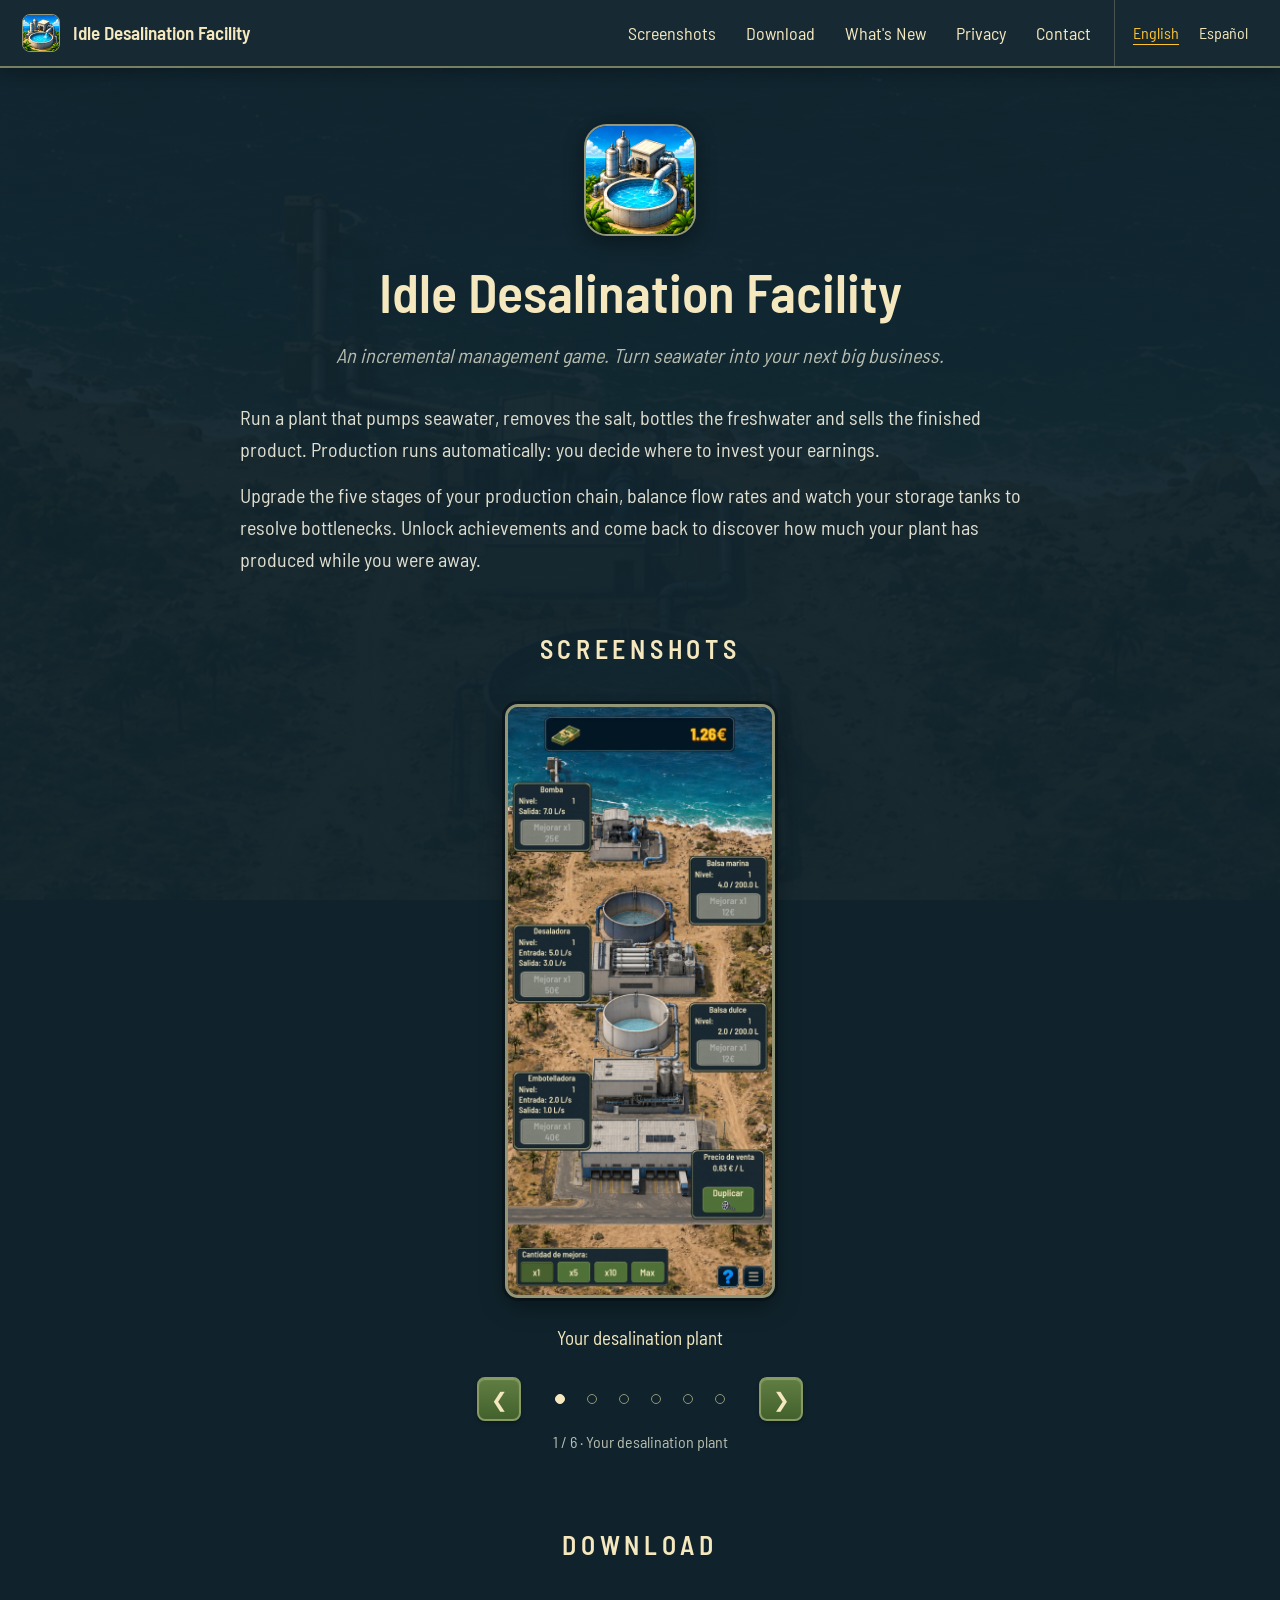
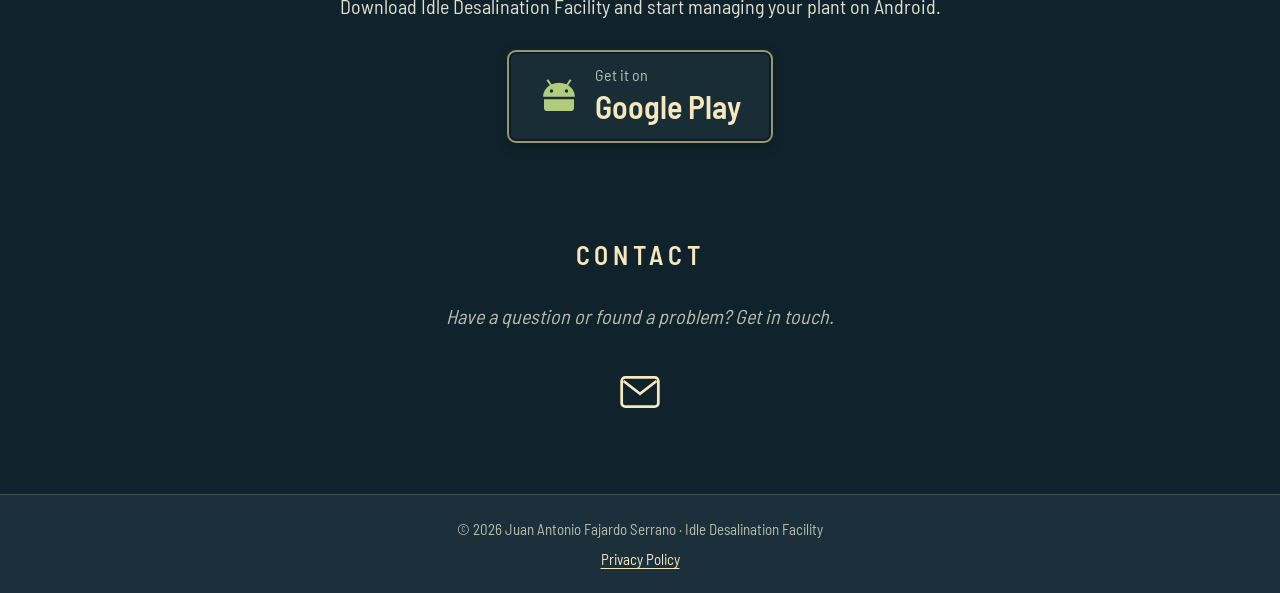
<file: index.html>
<!doctype html>
<html lang="en">
<head>
  <meta charset="utf-8">
  <meta name="viewport" content="width=device-width, initial-scale=1">
  <meta name="theme-color" content="#172c36">
  <meta name="description" content="Manage your desalination plant: balance flow rates, upgrade facilities and turn seawater into a business. An incremental game for Android.">
  <title>Idle Desalination Facility</title>
  <link rel="icon" type="image/png" href="assets/images/app-icon.png">
  <link rel="stylesheet" href="assets/css/styles.css">
  <script src="assets/js/site.js" defer></script>
  <link rel="canonical" href="https://jafs6.github.io/idle-desalination-facility/en/index.html">
  <link rel="alternate" hreflang="en" href="https://jafs6.github.io/idle-desalination-facility/en/index.html">
  <link rel="alternate" hreflang="es" href="https://jafs6.github.io/idle-desalination-facility/es/index.html">
  <link rel="alternate" hreflang="x-default" href="https://jafs6.github.io/idle-desalination-facility/en/index.html">
</head>
<body>
  <a class="skip-link" href="#contenido">Skip to content</a>
  <header class="site-header">
    <nav class="navigation" aria-label="Main navigation">
      <a class="brand" href="en/index.html" aria-current="page"><img src="assets/images/app-icon.png" width="38" height="38" alt=""><span>Idle Desalination Facility</span></a>
      <button class="menu-toggle" type="button" aria-expanded="false" aria-controls="navigation-links" hidden><span aria-hidden="true">☰</span> Menu</button>
      <div class="nav-links" id="navigation-links">
        <a href="#capturas">Screenshots</a>
        <a href="#descarga">Download</a>
        <a href="en/changelog/index.html">What's New</a>
        <a href="en/privacy/index.html">Privacy</a>
        <a href="#contacto">Contact</a>
        <div class="language-switch" role="group" aria-label="Language">
          <a data-language-switch href="en/index.html" lang="en" hreflang="en" aria-current="true">English</a>
          <a data-language-switch href="es/index.html" lang="es" hreflang="es">Español</a>
        </div>
      </div>
    </nav>
  </header>
  <main id="contenido">
    <section class="introduction content-width" aria-labelledby="titulo">
      <img class="game-icon" src="assets/images/app-icon.png" width="112" height="112" alt="">
      <h1 id="titulo">Idle Desalination Facility</h1>
      <p class="tagline">An incremental management game. Turn seawater into your next big business.</p>
      <div class="description">
        <p>Run a plant that pumps seawater, removes the salt, bottles the freshwater and sells the finished product. Production runs automatically: you decide where to invest your earnings.</p>
        <p>Upgrade the five stages of your production chain, balance flow rates and watch your storage tanks to resolve bottlenecks. Unlock achievements and come back to discover how much your plant has produced while you were away.</p>
      </div>
    </section>
    <section class="screenshots-section content-width" id="capturas" aria-labelledby="capturas-titulo">
      <h2 class="section-title" id="capturas-titulo">Screenshots</h2>
      <div class="carousel" role="region" aria-roledescription="carousel" aria-label="Game screenshots">
        <div class="carousel-track" id="screenshot-track" tabindex="0" aria-label="Screenshot gallery. Swipe to see more images.">
          <figure class="slide" id="captura-1" role="group" aria-label="1 of 6">
            <a href="assets/images/screenshots/production.jpg" target="_blank" rel="noopener" aria-label="Enlarge: Your desalination plant">
              <img src="assets/images/screenshots/production.jpg" width="1080" height="2400" alt="The production chain: pump, storage tanks, desalination plant and bottling facility.">
            </a>
            <figcaption>Your desalination plant</figcaption>
          </figure>
          <figure class="slide" id="captura-2" role="group" aria-label="2 of 6">
            <a href="assets/images/screenshots/menu.jpg" target="_blank" rel="noopener" aria-label="Enlarge: Play at your own pace">
              <img src="assets/images/screenshots/menu.jpg" width="1080" height="2400" alt="Game menu with language selection, achievements and sound settings." loading="lazy">
            </a>
            <figcaption>Play at your own pace</figcaption>
          </figure>
          <figure class="slide" id="captura-3" role="group" aria-label="3 of 6">
            <a href="assets/images/screenshots/achievements.jpg" target="_blank" rel="noopener" aria-label="Enlarge: New goals for your plant">
              <img src="assets/images/screenshots/achievements.jpg" width="1080" height="2400" alt="Achievements screen with facility upgrade milestones." loading="lazy">
            </a>
            <figcaption>New goals for your plant</figcaption>
          </figure>
          <figure class="slide" id="captura-4" role="group" aria-label="4 of 6">
            <a href="assets/images/screenshots/offline.jpg" target="_blank" rel="noopener" aria-label="Enlarge: Your production keeps going">
              <img src="assets/images/screenshots/offline.jpg" width="1080" height="2400" alt="Summary of money earned while the game was closed." loading="lazy">
            </a>
            <figcaption>Your production keeps going</figcaption>
          </figure>
          <figure class="slide" id="captura-5" role="group" aria-label="5 of 6">
            <a href="assets/images/screenshots/help.jpg" target="_blank" rel="noopener" aria-label="Enlarge: Learn to manage flow rates">
              <img src="assets/images/screenshots/help.jpg" width="1080" height="2400" alt="In-game help explaining automatic production, flow rates and facility upgrades." loading="lazy">
            </a>
            <figcaption>Learn to manage flow rates</figcaption>
          </figure>
          <figure class="slide" id="captura-6" role="group" aria-label="6 of 6">
            <a href="assets/images/screenshots/sound.jpg" target="_blank" rel="noopener" aria-label="Enlarge: Adjust music and sound effects">
              <img src="assets/images/screenshots/sound.jpg" width="1080" height="2400" alt="Separate volume controls for music and sound effects." loading="lazy">
            </a>
            <figcaption>Adjust music and sound effects</figcaption>
          </figure>
        </div>
        <div class="carousel-controls" hidden>
          <button class="carousel-arrow" type="button" data-direction="-1" aria-label="Previous screenshot" aria-controls="screenshot-track">❮</button>
          <div class="carousel-dots" aria-label="Choose a screenshot">
            <button class="carousel-dot" type="button" data-slide="0" aria-label="View screenshot 1: Your desalination plant" aria-current="true"></button>
            <button class="carousel-dot" type="button" data-slide="1" aria-label="View screenshot 2: Play at your own pace"></button>
            <button class="carousel-dot" type="button" data-slide="2" aria-label="View screenshot 3: New goals for your plant"></button>
            <button class="carousel-dot" type="button" data-slide="3" aria-label="View screenshot 4: Your production keeps going"></button>
            <button class="carousel-dot" type="button" data-slide="4" aria-label="View screenshot 5: Learn to manage flow rates"></button>
            <button class="carousel-dot" type="button" data-slide="5" aria-label="View screenshot 6: Adjust music and sound effects"></button>
          </div>
          <button class="carousel-arrow" type="button" data-direction="1" aria-label="Next screenshot" aria-controls="screenshot-track">❯</button>
        </div>
        <p class="slide-status" aria-live="polite" aria-atomic="true">1 / 6 · Your desalination plant</p>
      </div>
    </section>
    <section class="content-width centered-section" id="descarga" aria-labelledby="descarga-titulo">
      <h2 class="section-title" id="descarga-titulo">Download</h2>
      <p>Download Idle Desalination Facility and start managing your plant on Android.</p>
      <a class="store-panel" href="https://play.google.com/store" aria-label="Download on Google Play">
        <svg class="android-icon" viewBox="0 0 48 48" fill="currentColor" aria-hidden="true"><path d="m13 11-4-6 2-1 4 6a22 22 0 0 1 18 0l4-6 2 1-4 6c5 3 8 8 8 14H5c0-6 3-11 8-14Zm2 9a2 2 0 1 0 0-4 2 2 0 0 0 0 4Zm18 0a2 2 0 1 0 0-4 2 2 0 0 0 0 4ZM6 28h36v10a4 4 0 0 1-4 4H10a4 4 0 0 1-4-4Z"/></svg>
        <div><span class="store-label">Get it on</span><strong>Google Play</strong></div>
      </a>
    </section>
    <section class="content-width centered-section contact-section" id="contacto" aria-labelledby="contacto-titulo">
      <h2 class="section-title" id="contacto-titulo">Contact</h2>
      <p class="tagline">Have a question or found a problem? Get in touch.</p>
      <a class="contact-link" href="mailto:juanantoniodeveloper@gmail.com" aria-label="Send an email" title="Send an email"><svg viewBox="0 0 24 24" fill="none" stroke="currentColor" stroke-width="1.5" aria-hidden="true"><rect x="2" y="4" width="20" height="16" rx="2"/><path d="m3 6 9 7 9-7"/></svg></a>
    </section>
  </main>
  <footer class="site-footer">
    <p>© 2026 Juan Antonio Fajardo Serrano <span aria-hidden="true">·</span> Idle Desalination Facility</p>
    <a href="en/privacy/index.html">Privacy Policy</a>
  </footer>
</body>
</html>
</file>
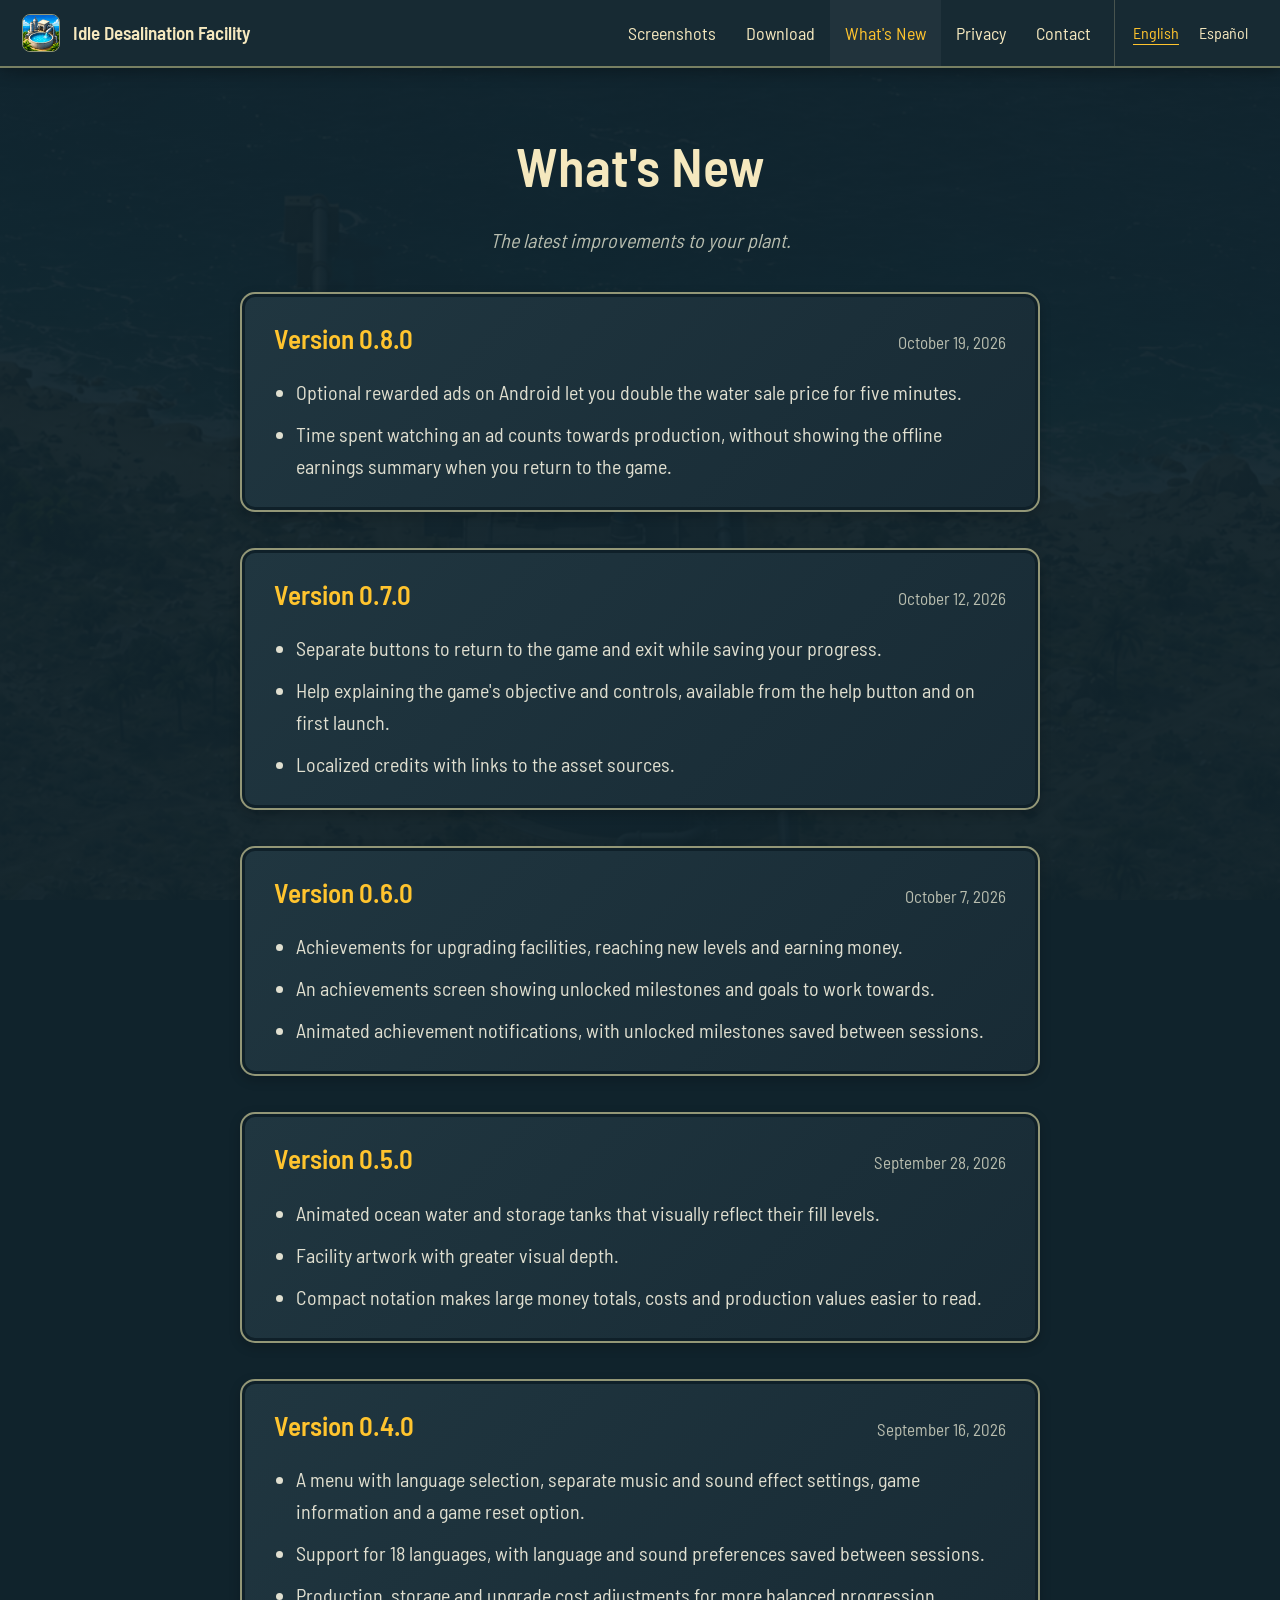
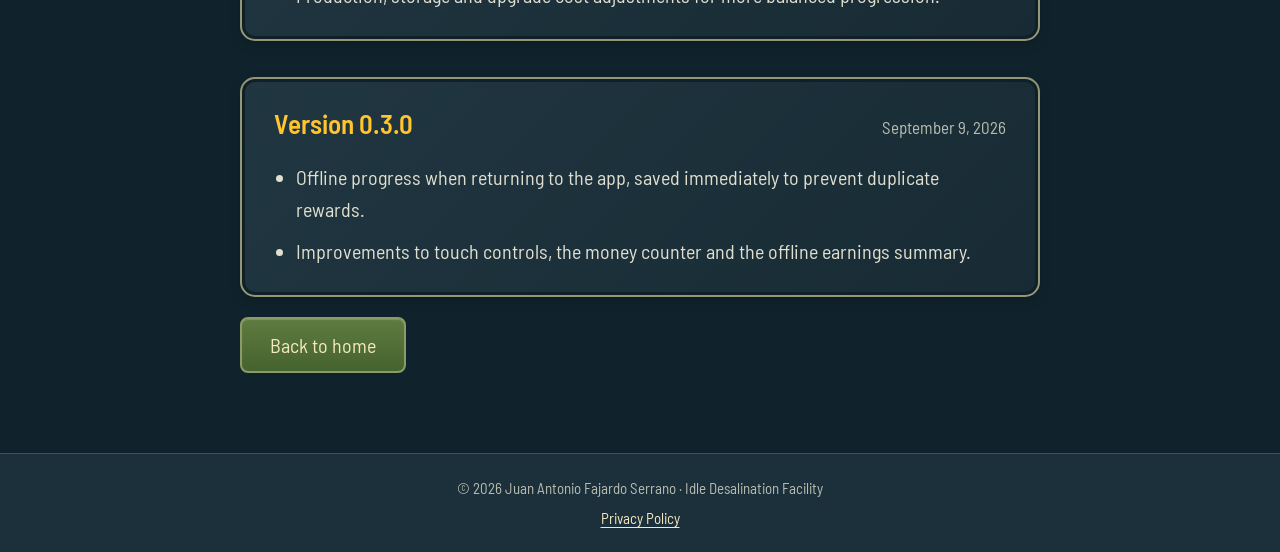
<file: changelog/index.html>
<!doctype html>
<html lang="en">
<head>
  <meta charset="utf-8">
  <meta name="viewport" content="width=device-width, initial-scale=1">
  <meta name="theme-color" content="#172c36">
  <meta name="description" content="Discover the latest updates and improvements to Idle Desalination Facility.">
  <title>What's New · Idle Desalination Facility</title>
  <link rel="icon" type="image/png" href="../assets/images/app-icon.png">
  <link rel="stylesheet" href="../assets/css/styles.css">
  <script src="../assets/js/site.js" defer></script>
  <link rel="canonical" href="https://jafs6.github.io/idle-desalination-facility/en/changelog/index.html">
  <link rel="alternate" hreflang="en" href="https://jafs6.github.io/idle-desalination-facility/en/changelog/index.html">
  <link rel="alternate" hreflang="es" href="https://jafs6.github.io/idle-desalination-facility/es/changelog/index.html">
  <link rel="alternate" hreflang="x-default" href="https://jafs6.github.io/idle-desalination-facility/en/changelog/index.html">
</head>
<body>
  <a class="skip-link" href="#contenido">Skip to content</a>
  <header class="site-header">
    <nav class="navigation" aria-label="Main navigation">
      <a class="brand" href="../en/index.html"><img src="../assets/images/app-icon.png" width="38" height="38" alt=""><span>Idle Desalination Facility</span></a>
      <button class="menu-toggle" type="button" aria-expanded="false" aria-controls="navigation-links" hidden><span aria-hidden="true">☰</span> Menu</button>
      <div class="nav-links" id="navigation-links">
        <a href="../en/index.html#capturas">Screenshots</a>
        <a href="../en/index.html#descarga">Download</a>
        <a href="../en/changelog/index.html" aria-current="page">What's New</a>
        <a href="../en/privacy/index.html">Privacy</a>
        <a href="../en/index.html#contacto">Contact</a>
        <div class="language-switch" role="group" aria-label="Language">
          <a data-language-switch href="../en/changelog/index.html" lang="en" hreflang="en" aria-current="true">English</a>
          <a data-language-switch href="../es/changelog/index.html" lang="es" hreflang="es">Español</a>
        </div>
      </div>
    </nav>
  </header>
  <main class="content-width document" id="contenido">
    <h1>What's New</h1>
    <p class="tagline">The latest improvements to your plant.</p>
    <article class="release game-panel" aria-labelledby="version-080">
      <header class="release-heading"><h2 id="version-080">Version 0.8.0</h2><time datetime="2026-10-19">October 19, 2026</time></header>
      <ul>
        <li>Optional rewarded ads on Android let you double the water sale price for five minutes.</li>
        <li>Time spent watching an ad counts towards production, without showing the offline earnings summary when you return to the game.</li>
      </ul>
    </article>
    <article class="release game-panel" aria-labelledby="version-070">
      <header class="release-heading"><h2 id="version-070">Version 0.7.0</h2><time datetime="2026-10-12">October 12, 2026</time></header>
      <ul>
        <li>Separate buttons to return to the game and exit while saving your progress.</li>
        <li>Help explaining the game's objective and controls, available from the help button and on first launch.</li>
        <li>Localized credits with links to the asset sources.</li>
      </ul>
    </article>
    <article class="release game-panel" aria-labelledby="version-060">
      <header class="release-heading"><h2 id="version-060">Version 0.6.0</h2><time datetime="2026-10-07">October 7, 2026</time></header>
      <ul>
        <li>Achievements for upgrading facilities, reaching new levels and earning money.</li>
        <li>An achievements screen showing unlocked milestones and goals to work towards.</li>
        <li>Animated achievement notifications, with unlocked milestones saved between sessions.</li>
      </ul>
    </article>
    <article class="release game-panel" aria-labelledby="version-050">
      <header class="release-heading"><h2 id="version-050">Version 0.5.0</h2><time datetime="2026-09-28">September 28, 2026</time></header>
      <ul>
        <li>Animated ocean water and storage tanks that visually reflect their fill levels.</li>
        <li>Facility artwork with greater visual depth.</li>
        <li>Compact notation makes large money totals, costs and production values easier to read.</li>
      </ul>
    </article>
    <article class="release game-panel" aria-labelledby="version-040">
      <header class="release-heading"><h2 id="version-040">Version 0.4.0</h2><time datetime="2026-09-16">September 16, 2026</time></header>
      <ul>
        <li>A menu with language selection, separate music and sound effect settings, game information and a game reset option.</li>
        <li>Support for 18 languages, with language and sound preferences saved between sessions.</li>
        <li>Production, storage and upgrade cost adjustments for more balanced progression.</li>
      </ul>
    </article>
    <article class="release game-panel" aria-labelledby="version-030">
      <header class="release-heading"><h2 id="version-030">Version 0.3.0</h2><time datetime="2026-09-09">September 9, 2026</time></header>
      <ul>
        <li>Offline progress when returning to the app, saved immediately to prevent duplicate rewards.</li>
        <li>Improvements to touch controls, the money counter and the offline earnings summary.</li>
      </ul>
    </article>    <a class="game-button back-link" href="../en/index.html">Back to home</a>
  </main>
  <footer class="site-footer">
    <p>© 2026 Juan Antonio Fajardo Serrano <span aria-hidden="true">·</span> Idle Desalination Facility</p>
    <a href="../en/privacy/index.html">Privacy Policy</a>
  </footer>
</body>
</html>
</file>
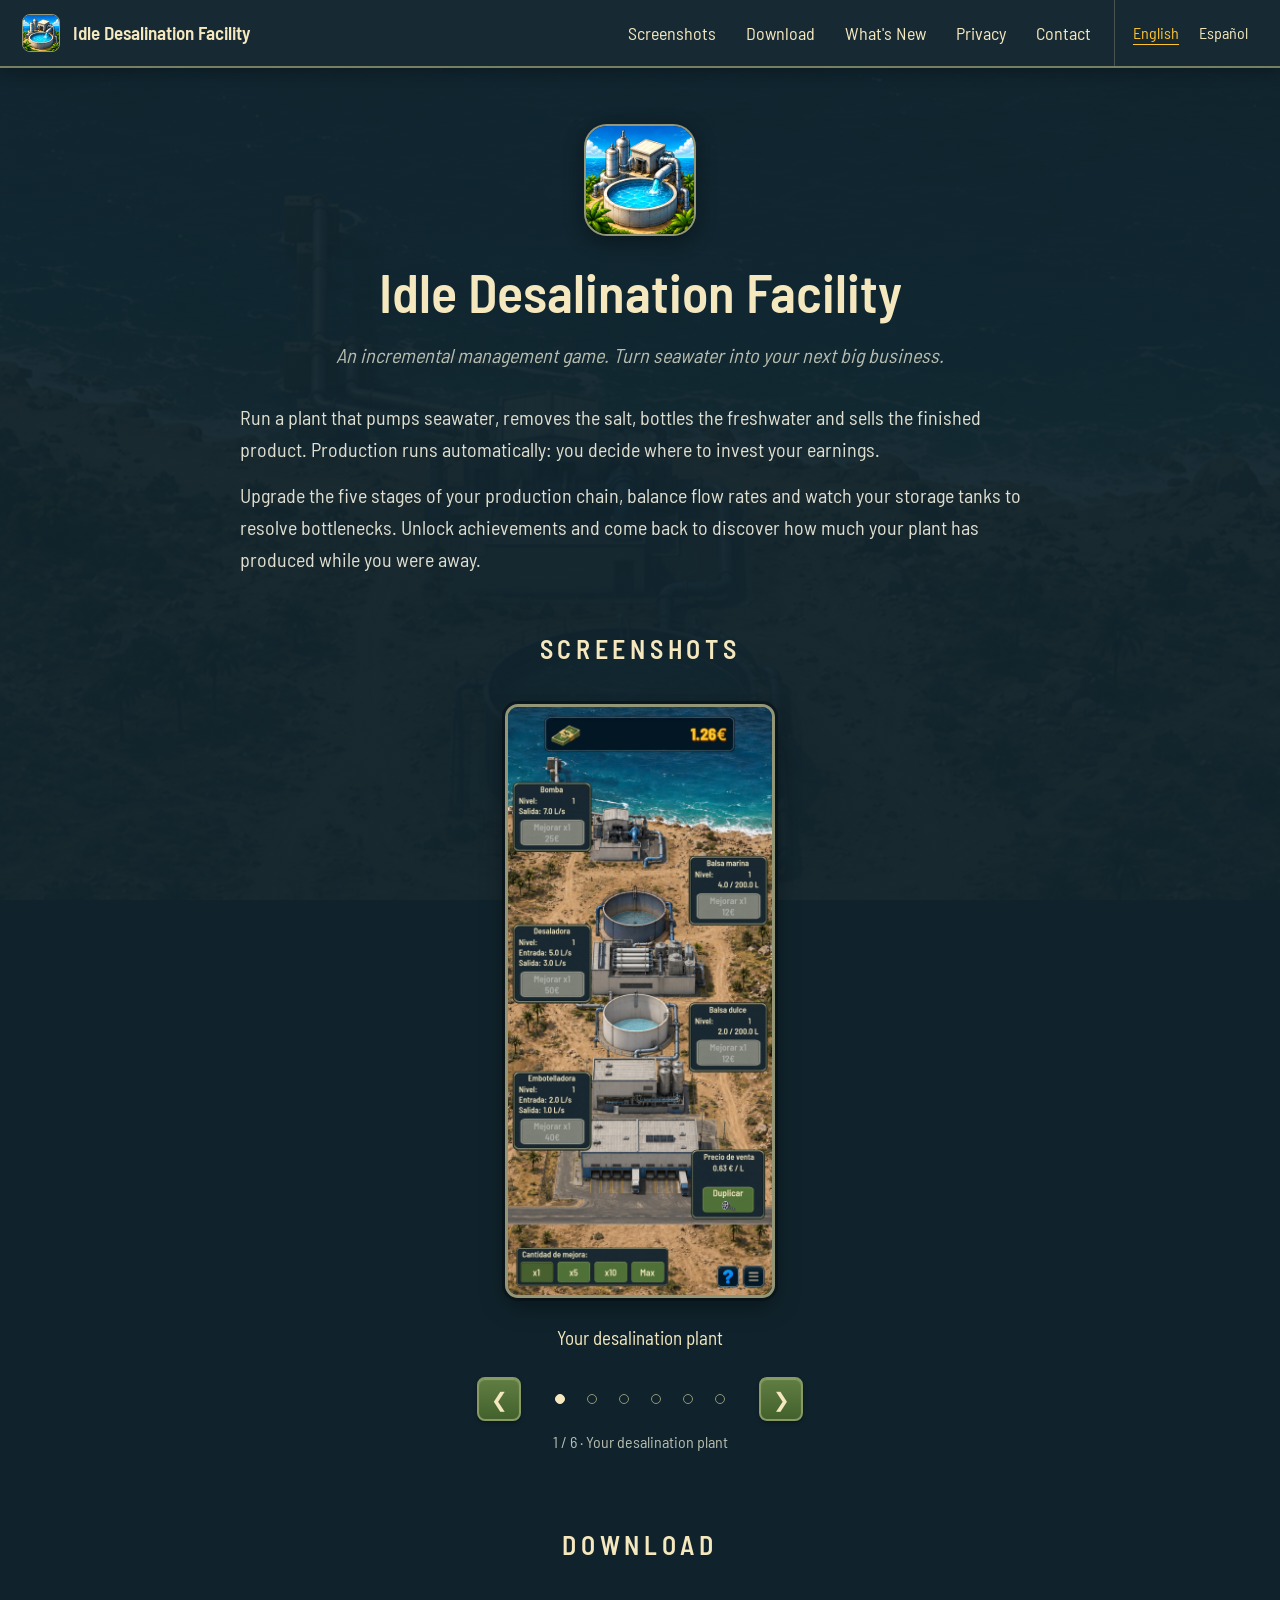
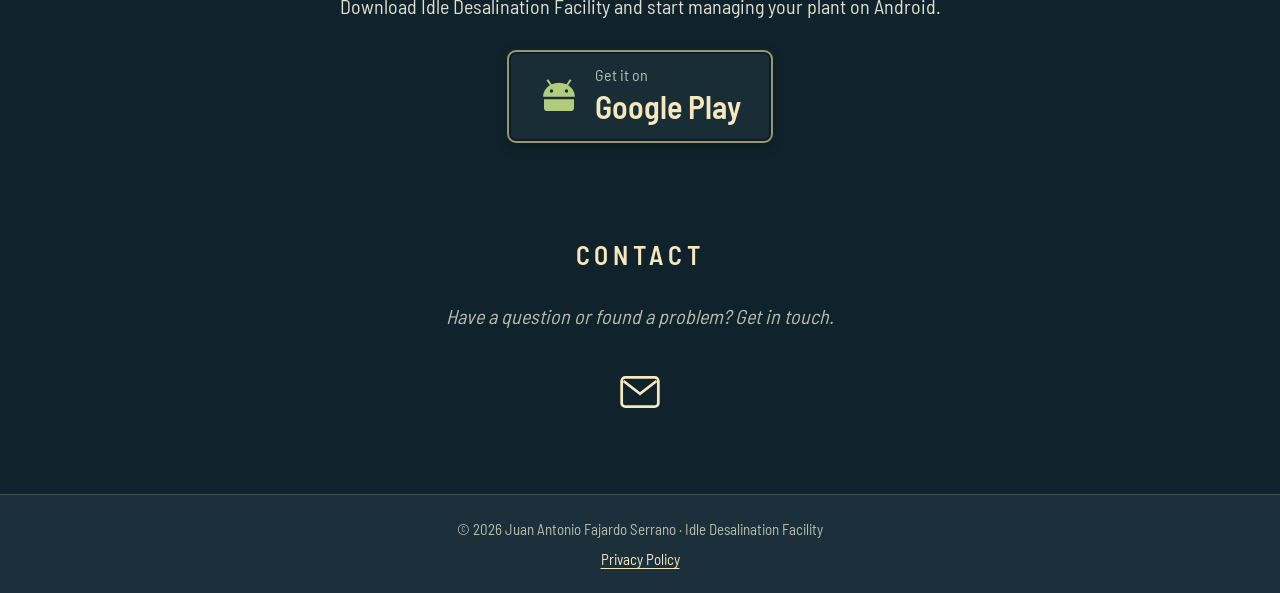
<file: en/index.html>
<!doctype html>
<html lang="en">
<head>
  <meta charset="utf-8">
  <meta name="viewport" content="width=device-width, initial-scale=1">
  <meta name="theme-color" content="#172c36">
  <meta name="description" content="Manage your desalination plant: balance flow rates, upgrade facilities and turn seawater into a business. An incremental game for Android.">
  <title>Idle Desalination Facility</title>
  <link rel="icon" type="image/png" href="../assets/images/app-icon.png">
  <link rel="stylesheet" href="../assets/css/styles.css">
  <script src="../assets/js/site.js" defer></script>
  <link rel="canonical" href="https://jafs6.github.io/idle-desalination-facility/en/index.html">
  <link rel="alternate" hreflang="en" href="https://jafs6.github.io/idle-desalination-facility/en/index.html">
  <link rel="alternate" hreflang="es" href="https://jafs6.github.io/idle-desalination-facility/es/index.html">
  <link rel="alternate" hreflang="x-default" href="https://jafs6.github.io/idle-desalination-facility/en/index.html">
</head>
<body>
  <a class="skip-link" href="#contenido">Skip to content</a>
  <header class="site-header">
    <nav class="navigation" aria-label="Main navigation">
      <a class="brand" href="index.html" aria-current="page"><img src="../assets/images/app-icon.png" width="38" height="38" alt=""><span>Idle Desalination Facility</span></a>
      <button class="menu-toggle" type="button" aria-expanded="false" aria-controls="navigation-links" hidden><span aria-hidden="true">☰</span> Menu</button>
      <div class="nav-links" id="navigation-links">
        <a href="#capturas">Screenshots</a>
        <a href="#descarga">Download</a>
        <a href="changelog/index.html">What's New</a>
        <a href="privacy/index.html">Privacy</a>
        <a href="#contacto">Contact</a>
        <div class="language-switch" role="group" aria-label="Language">
          <a data-language-switch href="index.html" lang="en" hreflang="en" aria-current="true">English</a>
          <a data-language-switch href="../es/index.html" lang="es" hreflang="es">Español</a>
        </div>
      </div>
    </nav>
  </header>
  <main id="contenido">
    <section class="introduction content-width" aria-labelledby="titulo">
      <img class="game-icon" src="../assets/images/app-icon.png" width="112" height="112" alt="">
      <h1 id="titulo">Idle Desalination Facility</h1>
      <p class="tagline">An incremental management game. Turn seawater into your next big business.</p>
      <div class="description">
        <p>Run a plant that pumps seawater, removes the salt, bottles the freshwater and sells the finished product. Production runs automatically: you decide where to invest your earnings.</p>
        <p>Upgrade the five stages of your production chain, balance flow rates and watch your storage tanks to resolve bottlenecks. Unlock achievements and come back to discover how much your plant has produced while you were away.</p>
      </div>
    </section>
    <section class="screenshots-section content-width" id="capturas" aria-labelledby="capturas-titulo">
      <h2 class="section-title" id="capturas-titulo">Screenshots</h2>
      <div class="carousel" role="region" aria-roledescription="carousel" aria-label="Game screenshots">
        <div class="carousel-track" id="screenshot-track" tabindex="0" aria-label="Screenshot gallery. Swipe to see more images.">
          <figure class="slide" id="captura-1" role="group" aria-label="1 of 6">
            <a href="../assets/images/screenshots/production.jpg" target="_blank" rel="noopener" aria-label="Enlarge: Your desalination plant">
              <img src="../assets/images/screenshots/production.jpg" width="1080" height="2400" alt="The production chain: pump, storage tanks, desalination plant and bottling facility.">
            </a>
            <figcaption>Your desalination plant</figcaption>
          </figure>
          <figure class="slide" id="captura-2" role="group" aria-label="2 of 6">
            <a href="../assets/images/screenshots/menu.jpg" target="_blank" rel="noopener" aria-label="Enlarge: Play at your own pace">
              <img src="../assets/images/screenshots/menu.jpg" width="1080" height="2400" alt="Game menu with language selection, achievements and sound settings." loading="lazy">
            </a>
            <figcaption>Play at your own pace</figcaption>
          </figure>
          <figure class="slide" id="captura-3" role="group" aria-label="3 of 6">
            <a href="../assets/images/screenshots/achievements.jpg" target="_blank" rel="noopener" aria-label="Enlarge: New goals for your plant">
              <img src="../assets/images/screenshots/achievements.jpg" width="1080" height="2400" alt="Achievements screen with facility upgrade milestones." loading="lazy">
            </a>
            <figcaption>New goals for your plant</figcaption>
          </figure>
          <figure class="slide" id="captura-4" role="group" aria-label="4 of 6">
            <a href="../assets/images/screenshots/offline.jpg" target="_blank" rel="noopener" aria-label="Enlarge: Your production keeps going">
              <img src="../assets/images/screenshots/offline.jpg" width="1080" height="2400" alt="Summary of money earned while the game was closed." loading="lazy">
            </a>
            <figcaption>Your production keeps going</figcaption>
          </figure>
          <figure class="slide" id="captura-5" role="group" aria-label="5 of 6">
            <a href="../assets/images/screenshots/help.jpg" target="_blank" rel="noopener" aria-label="Enlarge: Learn to manage flow rates">
              <img src="../assets/images/screenshots/help.jpg" width="1080" height="2400" alt="In-game help explaining automatic production, flow rates and facility upgrades." loading="lazy">
            </a>
            <figcaption>Learn to manage flow rates</figcaption>
          </figure>
          <figure class="slide" id="captura-6" role="group" aria-label="6 of 6">
            <a href="../assets/images/screenshots/sound.jpg" target="_blank" rel="noopener" aria-label="Enlarge: Adjust music and sound effects">
              <img src="../assets/images/screenshots/sound.jpg" width="1080" height="2400" alt="Separate volume controls for music and sound effects." loading="lazy">
            </a>
            <figcaption>Adjust music and sound effects</figcaption>
          </figure>
        </div>
        <div class="carousel-controls" hidden>
          <button class="carousel-arrow" type="button" data-direction="-1" aria-label="Previous screenshot" aria-controls="screenshot-track">❮</button>
          <div class="carousel-dots" aria-label="Choose a screenshot">
            <button class="carousel-dot" type="button" data-slide="0" aria-label="View screenshot 1: Your desalination plant" aria-current="true"></button>
            <button class="carousel-dot" type="button" data-slide="1" aria-label="View screenshot 2: Play at your own pace"></button>
            <button class="carousel-dot" type="button" data-slide="2" aria-label="View screenshot 3: New goals for your plant"></button>
            <button class="carousel-dot" type="button" data-slide="3" aria-label="View screenshot 4: Your production keeps going"></button>
            <button class="carousel-dot" type="button" data-slide="4" aria-label="View screenshot 5: Learn to manage flow rates"></button>
            <button class="carousel-dot" type="button" data-slide="5" aria-label="View screenshot 6: Adjust music and sound effects"></button>
          </div>
          <button class="carousel-arrow" type="button" data-direction="1" aria-label="Next screenshot" aria-controls="screenshot-track">❯</button>
        </div>
        <p class="slide-status" aria-live="polite" aria-atomic="true">1 / 6 · Your desalination plant</p>
      </div>
    </section>
    <section class="content-width centered-section" id="descarga" aria-labelledby="descarga-titulo">
      <h2 class="section-title" id="descarga-titulo">Download</h2>
      <p>Download Idle Desalination Facility and start managing your plant on Android.</p>
      <a class="store-panel" href="https://play.google.com/store" aria-label="Download on Google Play">
        <svg class="android-icon" viewBox="0 0 48 48" fill="currentColor" aria-hidden="true"><path d="m13 11-4-6 2-1 4 6a22 22 0 0 1 18 0l4-6 2 1-4 6c5 3 8 8 8 14H5c0-6 3-11 8-14Zm2 9a2 2 0 1 0 0-4 2 2 0 0 0 0 4Zm18 0a2 2 0 1 0 0-4 2 2 0 0 0 0 4ZM6 28h36v10a4 4 0 0 1-4 4H10a4 4 0 0 1-4-4Z"/></svg>
        <div><span class="store-label">Get it on</span><strong>Google Play</strong></div>
      </a>
    </section>
    <section class="content-width centered-section contact-section" id="contacto" aria-labelledby="contacto-titulo">
      <h2 class="section-title" id="contacto-titulo">Contact</h2>
      <p class="tagline">Have a question or found a problem? Get in touch.</p>
      <a class="contact-link" href="mailto:juanantoniodeveloper@gmail.com" aria-label="Send an email" title="Send an email"><svg viewBox="0 0 24 24" fill="none" stroke="currentColor" stroke-width="1.5" aria-hidden="true"><rect x="2" y="4" width="20" height="16" rx="2"/><path d="m3 6 9 7 9-7"/></svg></a>
    </section>
  </main>
  <footer class="site-footer">
    <p>© 2026 Juan Antonio Fajardo Serrano <span aria-hidden="true">·</span> Idle Desalination Facility</p>
    <a href="privacy/index.html">Privacy Policy</a>
  </footer>
</body>
</html>
</file>
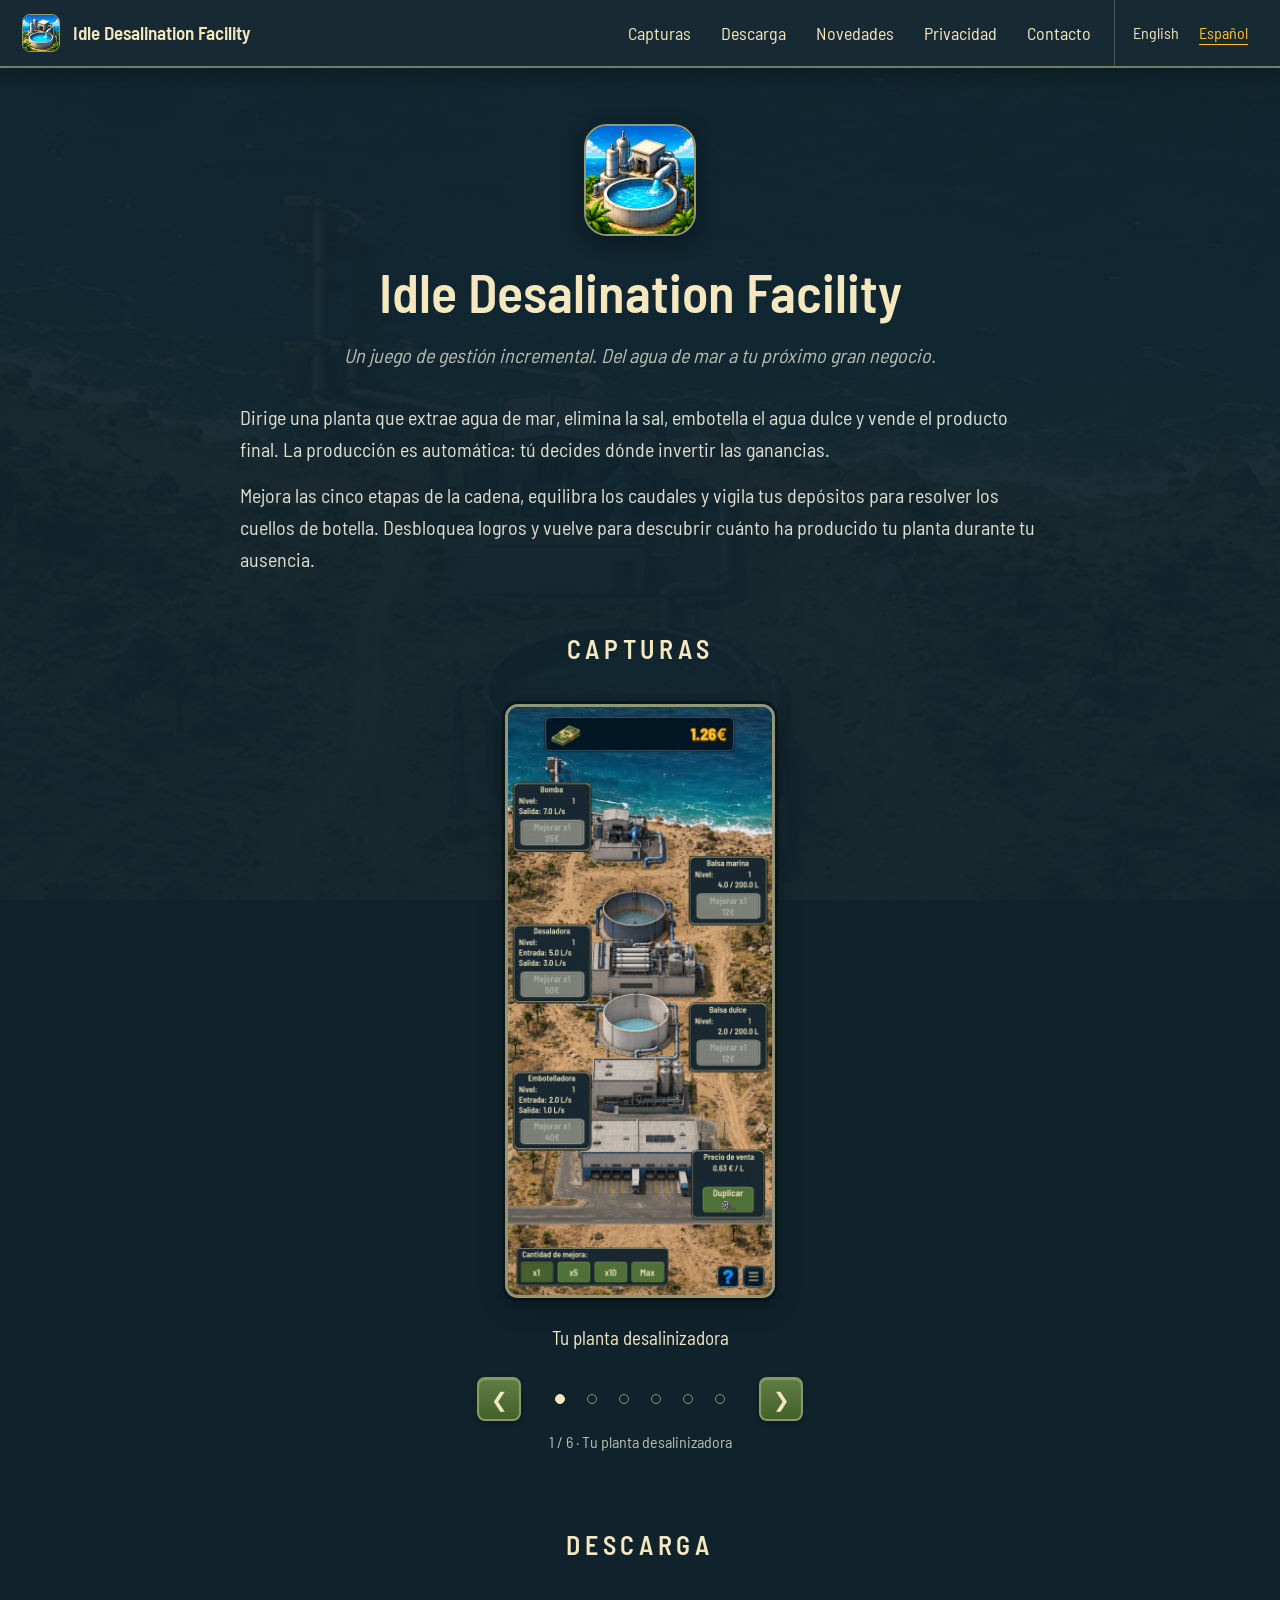
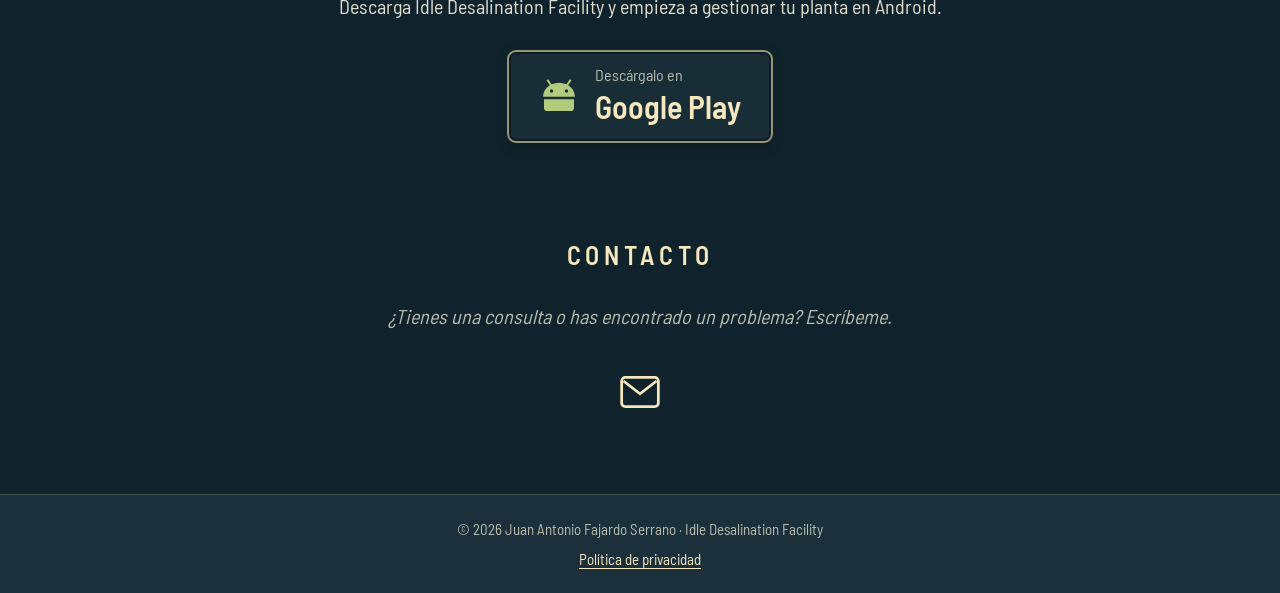
<file: es/index.html>
<!doctype html>
<html lang="es">
<head>
  <meta charset="utf-8">
  <meta name="viewport" content="width=device-width, initial-scale=1">
  <meta name="theme-color" content="#172c36">
  <meta name="description" content="Gestiona tu planta desalinizadora: equilibra caudales, mejora instalaciones y convierte agua de mar en un negocio. Un juego incremental para Android.">
  <title>Idle Desalination Facility</title>
  <link rel="icon" type="image/png" href="../assets/images/app-icon.png">
  <link rel="stylesheet" href="../assets/css/styles.css">
  <script src="../assets/js/site.js" defer></script>
  <link rel="canonical" href="https://jafs6.github.io/idle-desalination-facility/es/index.html">
  <link rel="alternate" hreflang="en" href="https://jafs6.github.io/idle-desalination-facility/en/index.html">
  <link rel="alternate" hreflang="es" href="https://jafs6.github.io/idle-desalination-facility/es/index.html">
  <link rel="alternate" hreflang="x-default" href="https://jafs6.github.io/idle-desalination-facility/en/index.html">
</head>
<body>
  <a class="skip-link" href="#contenido">Saltar al contenido</a>
  <header class="site-header">
    <nav class="navigation" aria-label="Navegación principal">
      <a class="brand" href="index.html" aria-current="page"><img src="../assets/images/app-icon.png" width="38" height="38" alt=""><span>Idle Desalination Facility</span></a>
      <button class="menu-toggle" type="button" aria-expanded="false" aria-controls="navigation-links" hidden><span aria-hidden="true">☰</span> Menú</button>
      <div class="nav-links" id="navigation-links">
        <a href="#capturas">Capturas</a>
        <a href="#descarga">Descarga</a>
        <a href="changelog/index.html">Novedades</a>
        <a href="privacy/index.html">Privacidad</a>
        <a href="#contacto">Contacto</a>
        <div class="language-switch" role="group" aria-label="Idioma">
          <a data-language-switch href="../en/index.html" lang="en" hreflang="en">English</a>
          <a data-language-switch href="index.html" lang="es" hreflang="es" aria-current="true">Español</a>
        </div>
      </div>
    </nav>
  </header>
  <main id="contenido">
    <section class="introduction content-width" aria-labelledby="titulo">
      <img class="game-icon" src="../assets/images/app-icon.png" width="112" height="112" alt="">
      <h1 id="titulo">Idle Desalination Facility</h1>
      <p class="tagline">Un juego de gestión incremental. Del agua de mar a tu próximo gran negocio.</p>
      <div class="description">
        <p>Dirige una planta que extrae agua de mar, elimina la sal, embotella el agua dulce y vende el producto final. La producción es automática: tú decides dónde invertir las ganancias.</p>
        <p>Mejora las cinco etapas de la cadena, equilibra los caudales y vigila tus depósitos para resolver los cuellos de botella. Desbloquea logros y vuelve para descubrir cuánto ha producido tu planta durante tu ausencia.</p>
      </div>
    </section>
    <section class="screenshots-section content-width" id="capturas" aria-labelledby="capturas-titulo">
      <h2 class="section-title" id="capturas-titulo">Capturas</h2>
      <div class="carousel" role="region" aria-roledescription="carrusel" aria-label="Capturas del juego">
        <div class="carousel-track" id="screenshot-track" tabindex="0" aria-label="Galería de capturas. Desliza para ver más imágenes.">
          <figure class="slide" id="captura-1" role="group" aria-label="1 de 6">
            <a href="../assets/images/screenshots/production.jpg" target="_blank" rel="noopener" aria-label="Ampliar: Tu planta desalinizadora">
              <img src="../assets/images/screenshots/production.jpg" width="1080" height="2400" alt="La cadena de producción: bomba, depósitos, desaladora y embotelladora.">
            </a>
            <figcaption>Tu planta desalinizadora</figcaption>
          </figure>
          <figure class="slide" id="captura-2" role="group" aria-label="2 de 6">
            <a href="../assets/images/screenshots/menu.jpg" target="_blank" rel="noopener" aria-label="Ampliar: Todo a tu ritmo">
              <img src="../assets/images/screenshots/menu.jpg" width="1080" height="2400" alt="Menú del juego con selección de idioma, logros y ajustes de sonido." loading="lazy">
            </a>
            <figcaption>Todo a tu ritmo</figcaption>
          </figure>
          <figure class="slide" id="captura-3" role="group" aria-label="3 de 6">
            <a href="../assets/images/screenshots/achievements.jpg" target="_blank" rel="noopener" aria-label="Ampliar: Nuevos objetivos para tu planta">
              <img src="../assets/images/screenshots/achievements.jpg" width="1080" height="2400" alt="Pantalla de logros con objetivos para mejorar las instalaciones." loading="lazy">
            </a>
            <figcaption>Nuevos objetivos para tu planta</figcaption>
          </figure>
          <figure class="slide" id="captura-4" role="group" aria-label="4 de 6">
            <a href="../assets/images/screenshots/offline.jpg" target="_blank" rel="noopener" aria-label="Ampliar: Tu producción sigue avanzando">
              <img src="../assets/images/screenshots/offline.jpg" width="1080" height="2400" alt="Resumen del dinero generado mientras el juego estaba cerrado." loading="lazy">
            </a>
            <figcaption>Tu producción sigue avanzando</figcaption>
          </figure>
          <figure class="slide" id="captura-5" role="group" aria-label="5 de 6">
            <a href="../assets/images/screenshots/help.jpg" target="_blank" rel="noopener" aria-label="Ampliar: Aprende a gestionar los caudales">
              <img src="../assets/images/screenshots/help.jpg" width="1080" height="2400" alt="Ayuda del juego sobre producción automática, caudales y mejoras de las instalaciones." loading="lazy">
            </a>
            <figcaption>Aprende a gestionar los caudales</figcaption>
          </figure>
          <figure class="slide" id="captura-6" role="group" aria-label="6 de 6">
            <a href="../assets/images/screenshots/sound.jpg" target="_blank" rel="noopener" aria-label="Ampliar: Ajusta la música y los efectos">
              <img src="../assets/images/screenshots/sound.jpg" width="1080" height="2400" alt="Ajustes independientes del volumen de música y efectos de sonido." loading="lazy">
            </a>
            <figcaption>Ajusta la música y los efectos</figcaption>
          </figure>
        </div>
        <div class="carousel-controls" hidden>
          <button class="carousel-arrow" type="button" data-direction="-1" aria-label="Captura anterior" aria-controls="screenshot-track">❮</button>
          <div class="carousel-dots" aria-label="Elegir captura">
            <button class="carousel-dot" type="button" data-slide="0" aria-label="Ver captura 1: Tu planta desalinizadora" aria-current="true"></button>
            <button class="carousel-dot" type="button" data-slide="1" aria-label="Ver captura 2: Todo a tu ritmo"></button>
            <button class="carousel-dot" type="button" data-slide="2" aria-label="Ver captura 3: Nuevos objetivos para tu planta"></button>
            <button class="carousel-dot" type="button" data-slide="3" aria-label="Ver captura 4: Tu producción sigue avanzando"></button>
            <button class="carousel-dot" type="button" data-slide="4" aria-label="Ver captura 5: Aprende a gestionar los caudales"></button>
            <button class="carousel-dot" type="button" data-slide="5" aria-label="Ver captura 6: Ajusta la música y los efectos"></button>
          </div>
          <button class="carousel-arrow" type="button" data-direction="1" aria-label="Captura siguiente" aria-controls="screenshot-track">❯</button>
        </div>
        <p class="slide-status" aria-live="polite" aria-atomic="true">1 / 6 · Tu planta desalinizadora</p>
      </div>
    </section>
    <section class="content-width centered-section" id="descarga" aria-labelledby="descarga-titulo">
      <h2 class="section-title" id="descarga-titulo">Descarga</h2>
      <p>Descarga Idle Desalination Facility y empieza a gestionar tu planta en Android.</p>
      <a class="store-panel" href="https://play.google.com/store" aria-label="Descargar en Google Play">
        <svg class="android-icon" viewBox="0 0 48 48" fill="currentColor" aria-hidden="true"><path d="m13 11-4-6 2-1 4 6a22 22 0 0 1 18 0l4-6 2 1-4 6c5 3 8 8 8 14H5c0-6 3-11 8-14Zm2 9a2 2 0 1 0 0-4 2 2 0 0 0 0 4Zm18 0a2 2 0 1 0 0-4 2 2 0 0 0 0 4ZM6 28h36v10a4 4 0 0 1-4 4H10a4 4 0 0 1-4-4Z"/></svg>
        <div><span class="store-label">Descárgalo en</span><strong>Google Play</strong></div>
      </a>
    </section>
    <section class="content-width centered-section contact-section" id="contacto" aria-labelledby="contacto-titulo">
      <h2 class="section-title" id="contacto-titulo">Contacto</h2>
      <p class="tagline">¿Tienes una consulta o has encontrado un problema? Escríbeme.</p>
      <a class="contact-link" href="mailto:juanantoniodeveloper@gmail.com" aria-label="Enviar un correo electrónico" title="Enviar un correo electrónico"><svg viewBox="0 0 24 24" fill="none" stroke="currentColor" stroke-width="1.5" aria-hidden="true"><rect x="2" y="4" width="20" height="16" rx="2"/><path d="m3 6 9 7 9-7"/></svg></a>
    </section>
  </main>
  <footer class="site-footer">
    <p>© 2026 Juan Antonio Fajardo Serrano <span aria-hidden="true">·</span> Idle Desalination Facility</p>
    <a href="privacy/index.html">Política de privacidad</a>
  </footer>
</body>
</html>
</file>
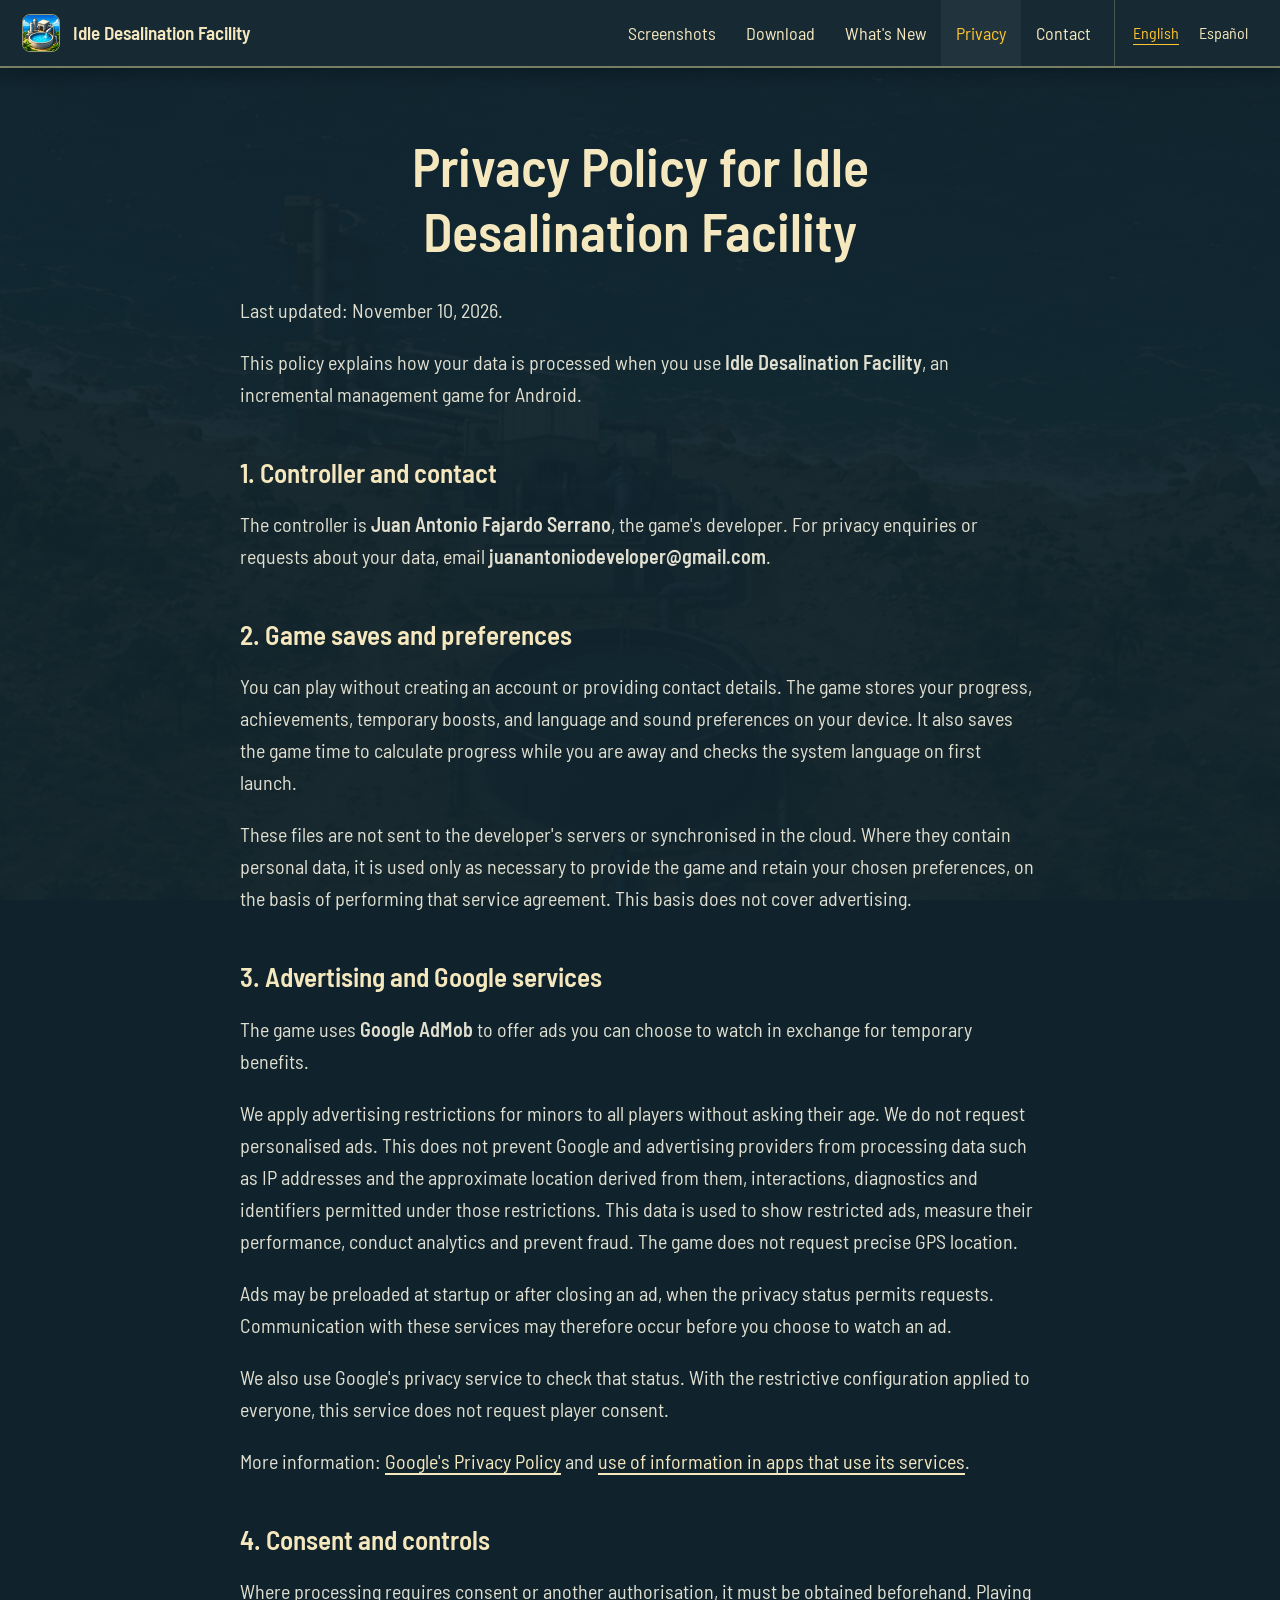
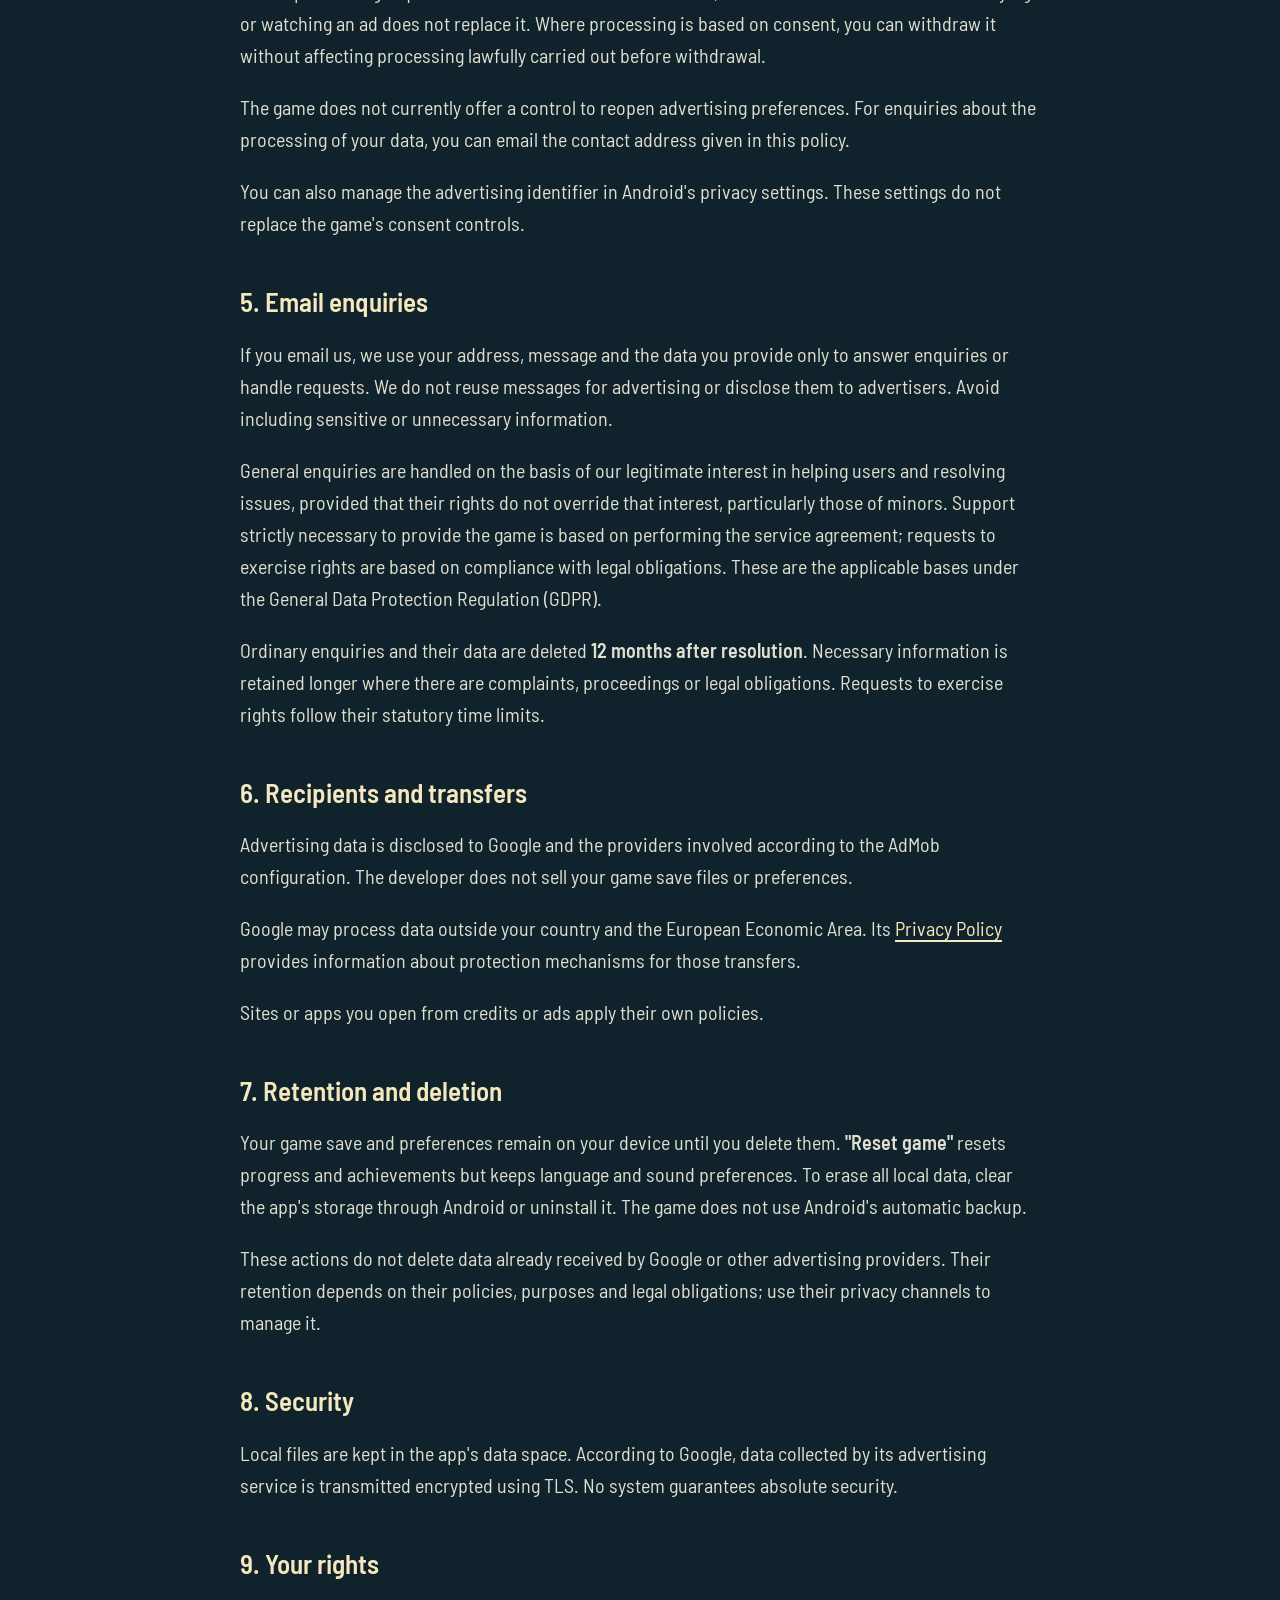
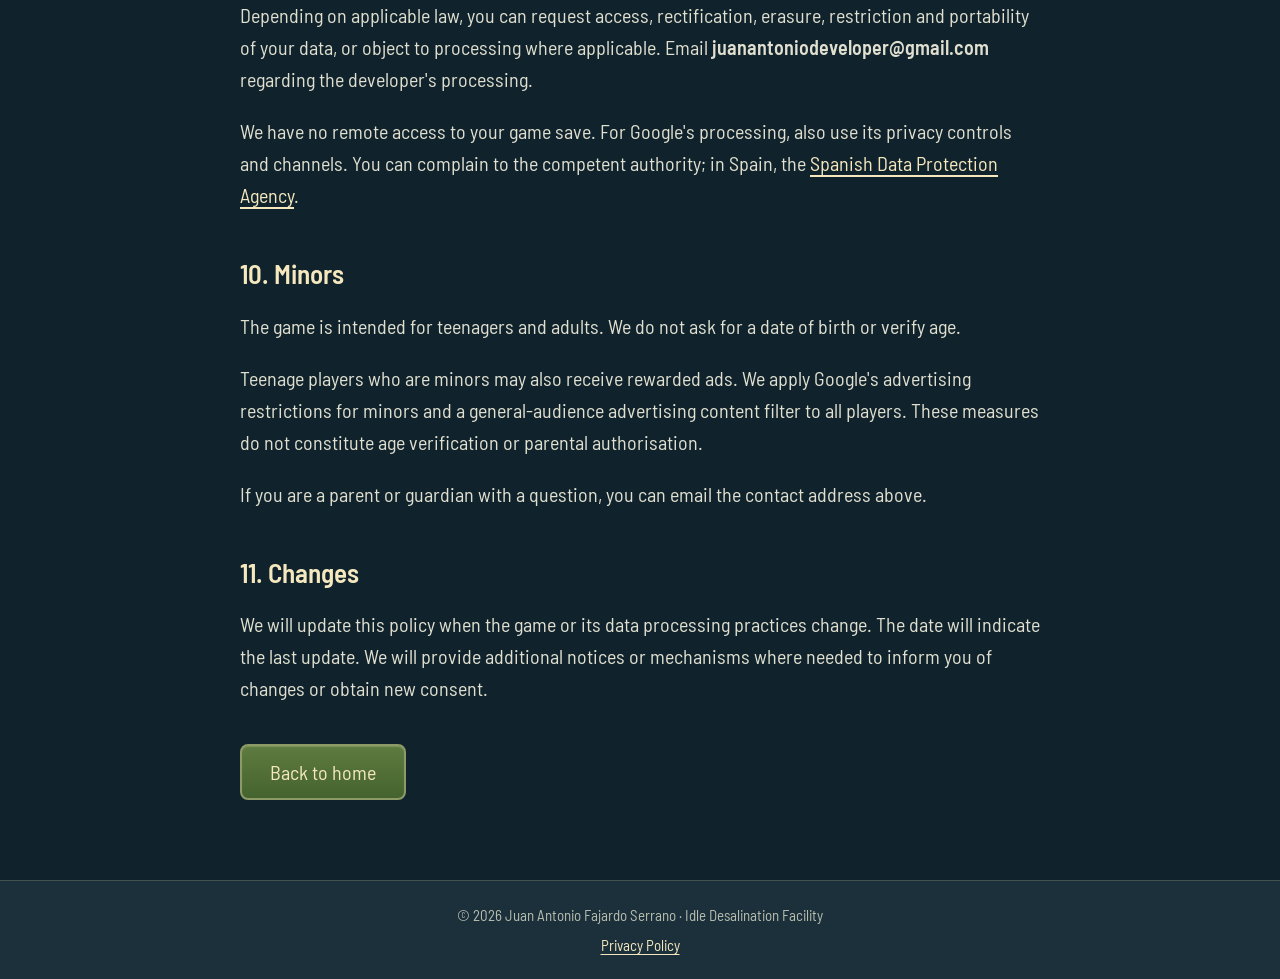
<file: privacy/index.html>
<!doctype html>
<html lang="en">
<head>
  <meta charset="utf-8">
  <meta name="viewport" content="width=device-width, initial-scale=1">
  <meta name="theme-color" content="#172c36">
  <title>Privacy Policy · Idle Desalination Facility</title>
  <link rel="icon" type="image/png" href="../assets/images/app-icon.png">
  <link rel="stylesheet" href="../assets/css/styles.css">
  <script src="../assets/js/site.js" defer></script>
  <link rel="canonical" href="https://jafs6.github.io/idle-desalination-facility/en/privacy/index.html">
  <link rel="alternate" hreflang="en" href="https://jafs6.github.io/idle-desalination-facility/en/privacy/index.html">
  <link rel="alternate" hreflang="es" href="https://jafs6.github.io/idle-desalination-facility/es/privacy/index.html">
  <link rel="alternate" hreflang="x-default" href="https://jafs6.github.io/idle-desalination-facility/en/privacy/index.html">
</head>
<body>
  <a class="skip-link" href="#contenido">Skip to content</a>
  <header class="site-header">
    <nav class="navigation" aria-label="Main navigation">
      <a class="brand" href="../en/index.html"><img src="../assets/images/app-icon.png" width="38" height="38" alt=""><span>Idle Desalination Facility</span></a>
      <button class="menu-toggle" type="button" aria-expanded="false" aria-controls="navigation-links" hidden><span aria-hidden="true">☰</span> Menu</button>
      <div class="nav-links" id="navigation-links">
        <a href="../en/index.html#capturas">Screenshots</a>
        <a href="../en/index.html#descarga">Download</a>
        <a href="../en/changelog/index.html">What's New</a>
        <a href="../en/privacy/index.html" aria-current="page">Privacy</a>
        <a href="../en/index.html#contacto">Contact</a>
        <div class="language-switch" role="group" aria-label="Language">
          <a data-language-switch href="../en/privacy/index.html" lang="en" hreflang="en" aria-current="true">English</a>
          <a data-language-switch href="../es/privacy/index.html" lang="es" hreflang="es">Español</a>
        </div>
      </div>
    </nav>
  </header>
  <main class="content-width document" id="contenido">
    <article class="privacy-policy">
<h1>Privacy Policy for Idle Desalination Facility</h1>
<p>Last updated: November 10, 2026.</p>
<p>This policy explains how your data is processed when you use <strong>Idle Desalination Facility</strong>, an incremental management game for Android.</p>
<h2 id="privacy-section-1">1. Controller and contact</h2>
<p>The controller is <strong>Juan Antonio Fajardo Serrano</strong>, the game's developer. For privacy enquiries or requests about your data, email <strong>juanantoniodeveloper@gmail.com</strong>.</p>
<h2 id="privacy-section-2">2. Game saves and preferences</h2>
<p>You can play without creating an account or providing contact details. The game stores your progress, achievements, temporary boosts, and language and sound preferences on your device. It also saves the game time to calculate progress while you are away and checks the system language on first launch.</p>
<p>These files are not sent to the developer's servers or synchronised in the cloud. Where they contain personal data, it is used only as necessary to provide the game and retain your chosen preferences, on the basis of performing that service agreement. This basis does not cover advertising.</p>
<h2 id="privacy-section-3">3. Advertising and Google services</h2>
<p>The game uses <strong>Google AdMob</strong> to offer ads you can choose to watch in exchange for temporary benefits.</p>
<p>We apply advertising restrictions for minors to all players without asking their age. We do not request personalised ads. This does not prevent Google and advertising providers from processing data such as IP addresses and the approximate location derived from them, interactions, diagnostics and identifiers permitted under those restrictions. This data is used to show restricted ads, measure their performance, conduct analytics and prevent fraud. The game does not request precise GPS location.</p>
<p>Ads may be preloaded at startup or after closing an ad, when the privacy status permits requests. Communication with these services may therefore occur before you choose to watch an ad.</p>
<p>We also use Google's privacy service to check that status. With the restrictive configuration applied to everyone, this service does not request player consent.</p>
<p>More information: <a href="https://policies.google.com/privacy?hl=en">Google's Privacy Policy</a> and <a href="https://policies.google.com/technologies/partner-sites?hl=en">use of information in apps that use its services</a>.</p>
<h2 id="privacy-section-4">4. Consent and controls</h2>
<p>Where processing requires consent or another authorisation, it must be obtained beforehand. Playing or watching an ad does not replace it. Where processing is based on consent, you can withdraw it without affecting processing lawfully carried out before withdrawal.</p>
<p>The game does not currently offer a control to reopen advertising preferences. For enquiries about the processing of your data, you can email the contact address given in this policy.</p>
<p>You can also manage the advertising identifier in Android's privacy settings. These settings do not replace the game's consent controls.</p>
<h2 id="privacy-section-5">5. Email enquiries</h2>
<p>If you email us, we use your address, message and the data you provide only to answer enquiries or handle requests. We do not reuse messages for advertising or disclose them to advertisers. Avoid including sensitive or unnecessary information.</p>
<p>General enquiries are handled on the basis of our legitimate interest in helping users and resolving issues, provided that their rights do not override that interest, particularly those of minors. Support strictly necessary to provide the game is based on performing the service agreement; requests to exercise rights are based on compliance with legal obligations. These are the applicable bases under the General Data Protection Regulation (GDPR).</p>
<p>Ordinary enquiries and their data are deleted <strong>12 months after resolution</strong>. Necessary information is retained longer where there are complaints, proceedings or legal obligations. Requests to exercise rights follow their statutory time limits.</p>
<h2 id="privacy-section-6">6. Recipients and transfers</h2>
<p>Advertising data is disclosed to Google and the providers involved according to the AdMob configuration. The developer does not sell your game save files or preferences.</p>
<p>Google may process data outside your country and the European Economic Area. Its <a href="https://policies.google.com/privacy?hl=en">Privacy Policy</a> provides information about protection mechanisms for those transfers.</p>
<p>Sites or apps you open from credits or ads apply their own policies.</p>
<h2 id="privacy-section-7">7. Retention and deletion</h2>
<p>Your game save and preferences remain on your device until you delete them. <strong>"Reset game"</strong> resets progress and achievements but keeps language and sound preferences. To erase all local data, clear the app's storage through Android or uninstall it. The game does not use Android's automatic backup.</p>
<p>These actions do not delete data already received by Google or other advertising providers. Their retention depends on their policies, purposes and legal obligations; use their privacy channels to manage it.</p>
<h2 id="privacy-section-8">8. Security</h2>
<p>Local files are kept in the app's data space. According to Google, data collected by its advertising service is transmitted encrypted using TLS. No system guarantees absolute security.</p>
<h2 id="privacy-section-9">9. Your rights</h2>
<p>Depending on applicable law, you can request access, rectification, erasure, restriction and portability of your data, or object to processing where applicable. Email <strong>juanantoniodeveloper@gmail.com</strong> regarding the developer's processing.</p>
<p>We have no remote access to your game save. For Google's processing, also use its privacy controls and channels. You can complain to the competent authority; in Spain, the <a href="https://www.aepd.es/">Spanish Data Protection Agency</a>.</p>
<h2 id="privacy-section-10">10. Minors</h2>
<p>The game is intended for teenagers and adults. We do not ask for a date of birth or verify age.</p>
<p>Teenage players who are minors may also receive rewarded ads. We apply Google's advertising restrictions for minors and a general-audience advertising content filter to all players. These measures do not constitute age verification or parental authorisation.</p>
<p>If you are a parent or guardian with a question, you can email the contact address above.</p>
<h2 id="privacy-section-11">11. Changes</h2>
<p>We will update this policy when the game or its data processing practices change. The date will indicate the last update. We will provide additional notices or mechanisms where needed to inform you of changes or obtain new consent.</p>
    </article>
    <a class="game-button back-link" href="../en/index.html">Back to home</a>
  </main>
  <footer class="site-footer">
    <p>© 2026 Juan Antonio Fajardo Serrano <span aria-hidden="true">·</span> Idle Desalination Facility</p>
    <a href="../en/privacy/index.html">Privacy Policy</a>
  </footer>
</body>
</html>
</file>
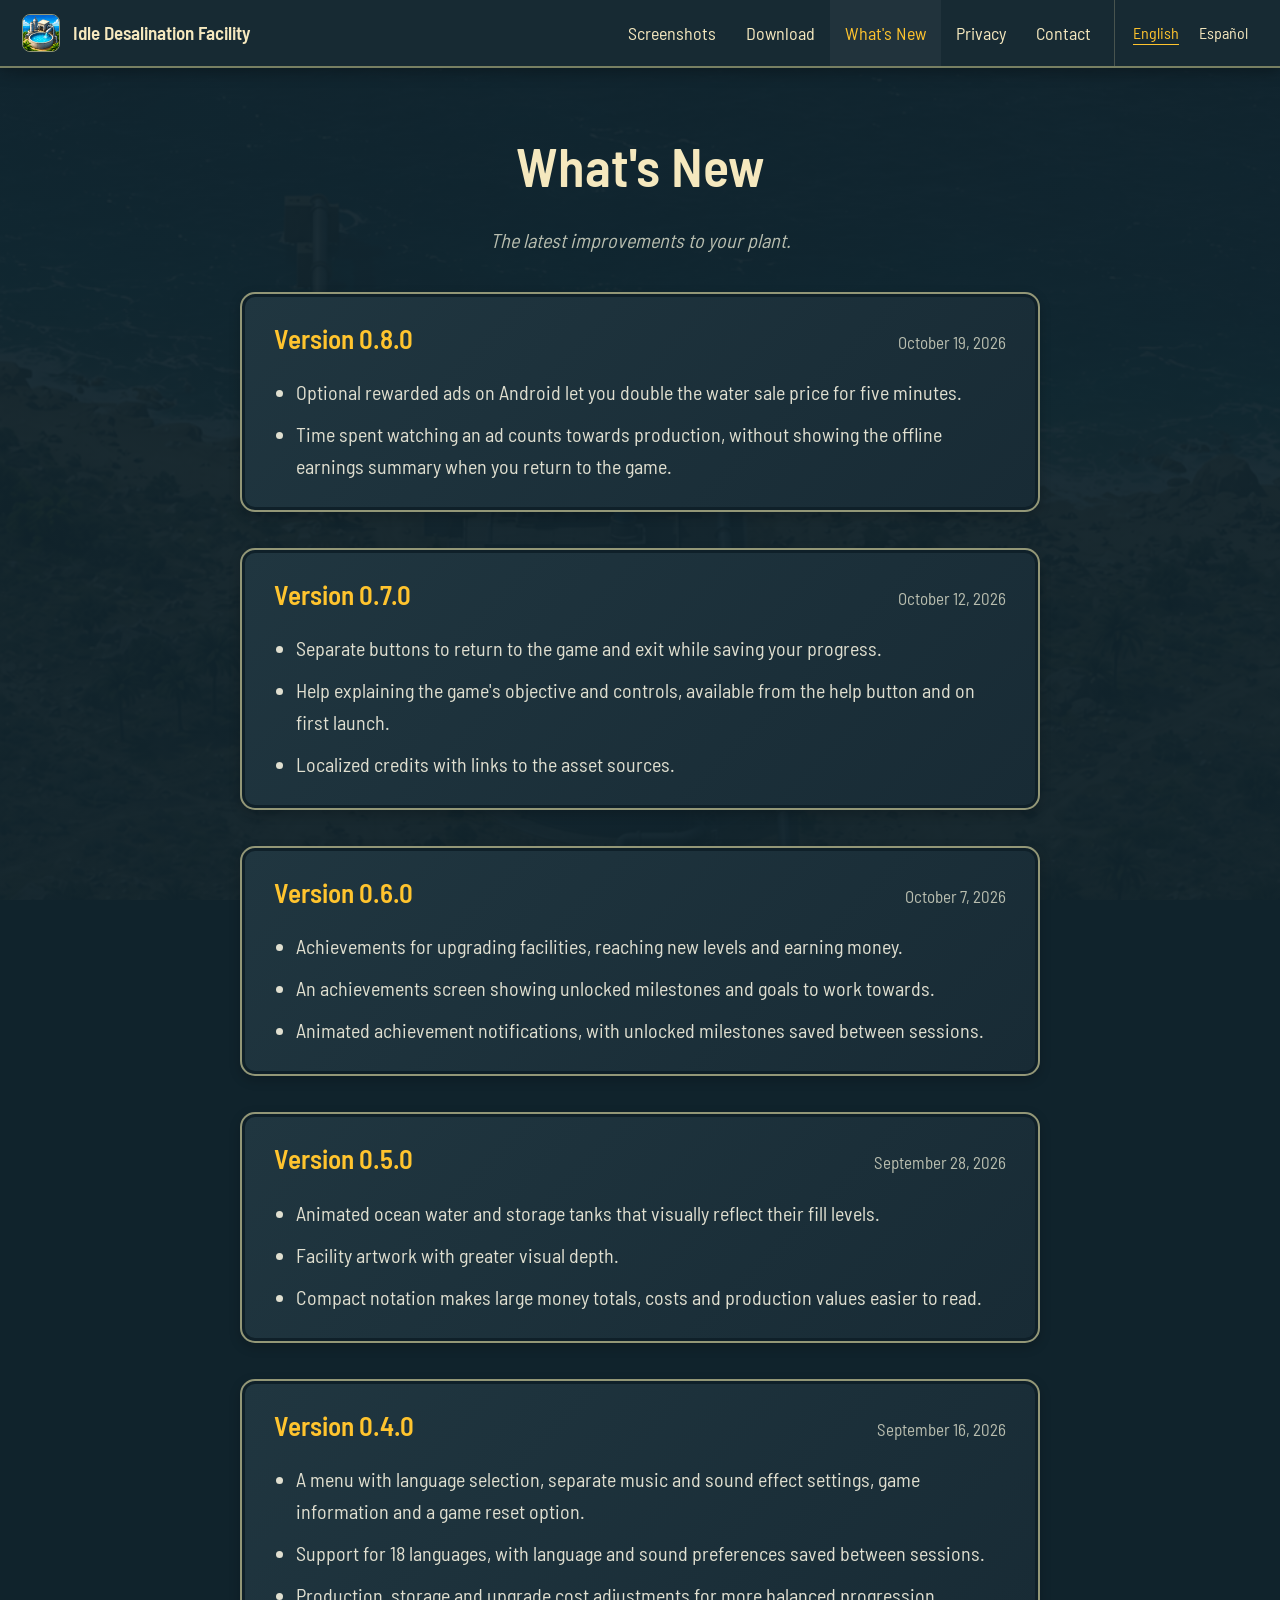
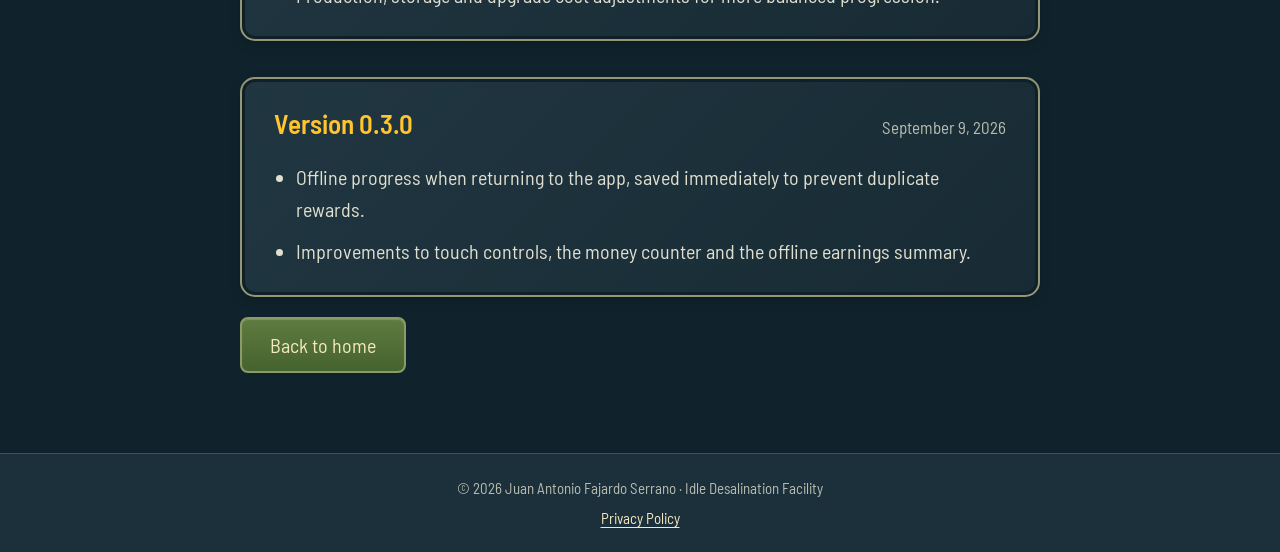
<file: en/changelog/index.html>
<!doctype html>
<html lang="en">
<head>
  <meta charset="utf-8">
  <meta name="viewport" content="width=device-width, initial-scale=1">
  <meta name="theme-color" content="#172c36">
  <meta name="description" content="Discover the latest updates and improvements to Idle Desalination Facility.">
  <title>What's New · Idle Desalination Facility</title>
  <link rel="icon" type="image/png" href="../../assets/images/app-icon.png">
  <link rel="stylesheet" href="../../assets/css/styles.css">
  <script src="../../assets/js/site.js" defer></script>
  <link rel="canonical" href="https://jafs6.github.io/idle-desalination-facility/en/changelog/index.html">
  <link rel="alternate" hreflang="en" href="https://jafs6.github.io/idle-desalination-facility/en/changelog/index.html">
  <link rel="alternate" hreflang="es" href="https://jafs6.github.io/idle-desalination-facility/es/changelog/index.html">
  <link rel="alternate" hreflang="x-default" href="https://jafs6.github.io/idle-desalination-facility/en/changelog/index.html">
</head>
<body>
  <a class="skip-link" href="#contenido">Skip to content</a>
  <header class="site-header">
    <nav class="navigation" aria-label="Main navigation">
      <a class="brand" href="../index.html"><img src="../../assets/images/app-icon.png" width="38" height="38" alt=""><span>Idle Desalination Facility</span></a>
      <button class="menu-toggle" type="button" aria-expanded="false" aria-controls="navigation-links" hidden><span aria-hidden="true">☰</span> Menu</button>
      <div class="nav-links" id="navigation-links">
        <a href="../index.html#capturas">Screenshots</a>
        <a href="../index.html#descarga">Download</a>
        <a href="index.html" aria-current="page">What's New</a>
        <a href="../privacy/index.html">Privacy</a>
        <a href="../index.html#contacto">Contact</a>
        <div class="language-switch" role="group" aria-label="Language">
          <a data-language-switch href="index.html" lang="en" hreflang="en" aria-current="true">English</a>
          <a data-language-switch href="../../es/changelog/index.html" lang="es" hreflang="es">Español</a>
        </div>
      </div>
    </nav>
  </header>
  <main class="content-width document" id="contenido">
    <h1>What's New</h1>
    <p class="tagline">The latest improvements to your plant.</p>
    <article class="release game-panel" aria-labelledby="version-080">
      <header class="release-heading"><h2 id="version-080">Version 0.8.0</h2><time datetime="2026-10-19">October 19, 2026</time></header>
      <ul>
        <li>Optional rewarded ads on Android let you double the water sale price for five minutes.</li>
        <li>Time spent watching an ad counts towards production, without showing the offline earnings summary when you return to the game.</li>
      </ul>
    </article>
    <article class="release game-panel" aria-labelledby="version-070">
      <header class="release-heading"><h2 id="version-070">Version 0.7.0</h2><time datetime="2026-10-12">October 12, 2026</time></header>
      <ul>
        <li>Separate buttons to return to the game and exit while saving your progress.</li>
        <li>Help explaining the game's objective and controls, available from the help button and on first launch.</li>
        <li>Localized credits with links to the asset sources.</li>
      </ul>
    </article>
    <article class="release game-panel" aria-labelledby="version-060">
      <header class="release-heading"><h2 id="version-060">Version 0.6.0</h2><time datetime="2026-10-07">October 7, 2026</time></header>
      <ul>
        <li>Achievements for upgrading facilities, reaching new levels and earning money.</li>
        <li>An achievements screen showing unlocked milestones and goals to work towards.</li>
        <li>Animated achievement notifications, with unlocked milestones saved between sessions.</li>
      </ul>
    </article>
    <article class="release game-panel" aria-labelledby="version-050">
      <header class="release-heading"><h2 id="version-050">Version 0.5.0</h2><time datetime="2026-09-28">September 28, 2026</time></header>
      <ul>
        <li>Animated ocean water and storage tanks that visually reflect their fill levels.</li>
        <li>Facility artwork with greater visual depth.</li>
        <li>Compact notation makes large money totals, costs and production values easier to read.</li>
      </ul>
    </article>
    <article class="release game-panel" aria-labelledby="version-040">
      <header class="release-heading"><h2 id="version-040">Version 0.4.0</h2><time datetime="2026-09-16">September 16, 2026</time></header>
      <ul>
        <li>A menu with language selection, separate music and sound effect settings, game information and a game reset option.</li>
        <li>Support for 18 languages, with language and sound preferences saved between sessions.</li>
        <li>Production, storage and upgrade cost adjustments for more balanced progression.</li>
      </ul>
    </article>
    <article class="release game-panel" aria-labelledby="version-030">
      <header class="release-heading"><h2 id="version-030">Version 0.3.0</h2><time datetime="2026-09-09">September 9, 2026</time></header>
      <ul>
        <li>Offline progress when returning to the app, saved immediately to prevent duplicate rewards.</li>
        <li>Improvements to touch controls, the money counter and the offline earnings summary.</li>
      </ul>
    </article>    <a class="game-button back-link" href="../index.html">Back to home</a>
  </main>
  <footer class="site-footer">
    <p>© 2026 Juan Antonio Fajardo Serrano <span aria-hidden="true">·</span> Idle Desalination Facility</p>
    <a href="../privacy/index.html">Privacy Policy</a>
  </footer>
</body>
</html>
</file>
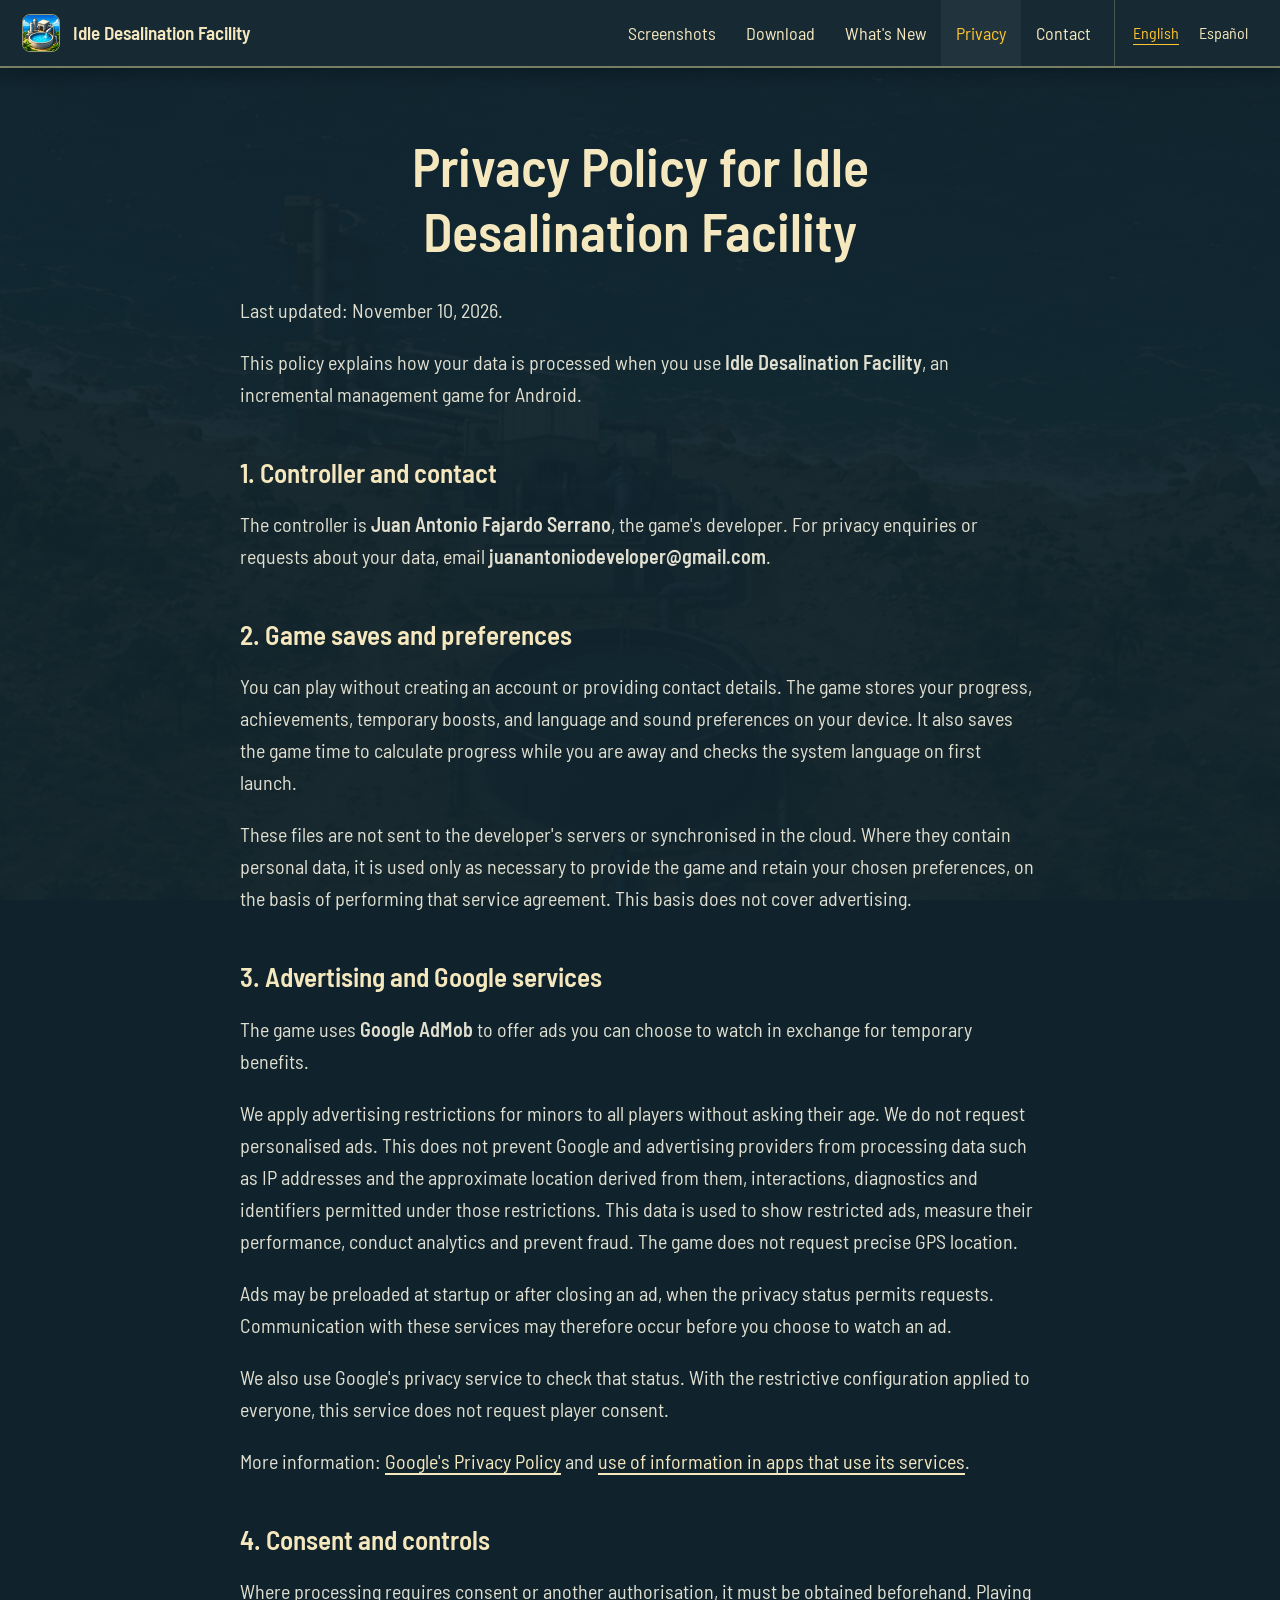
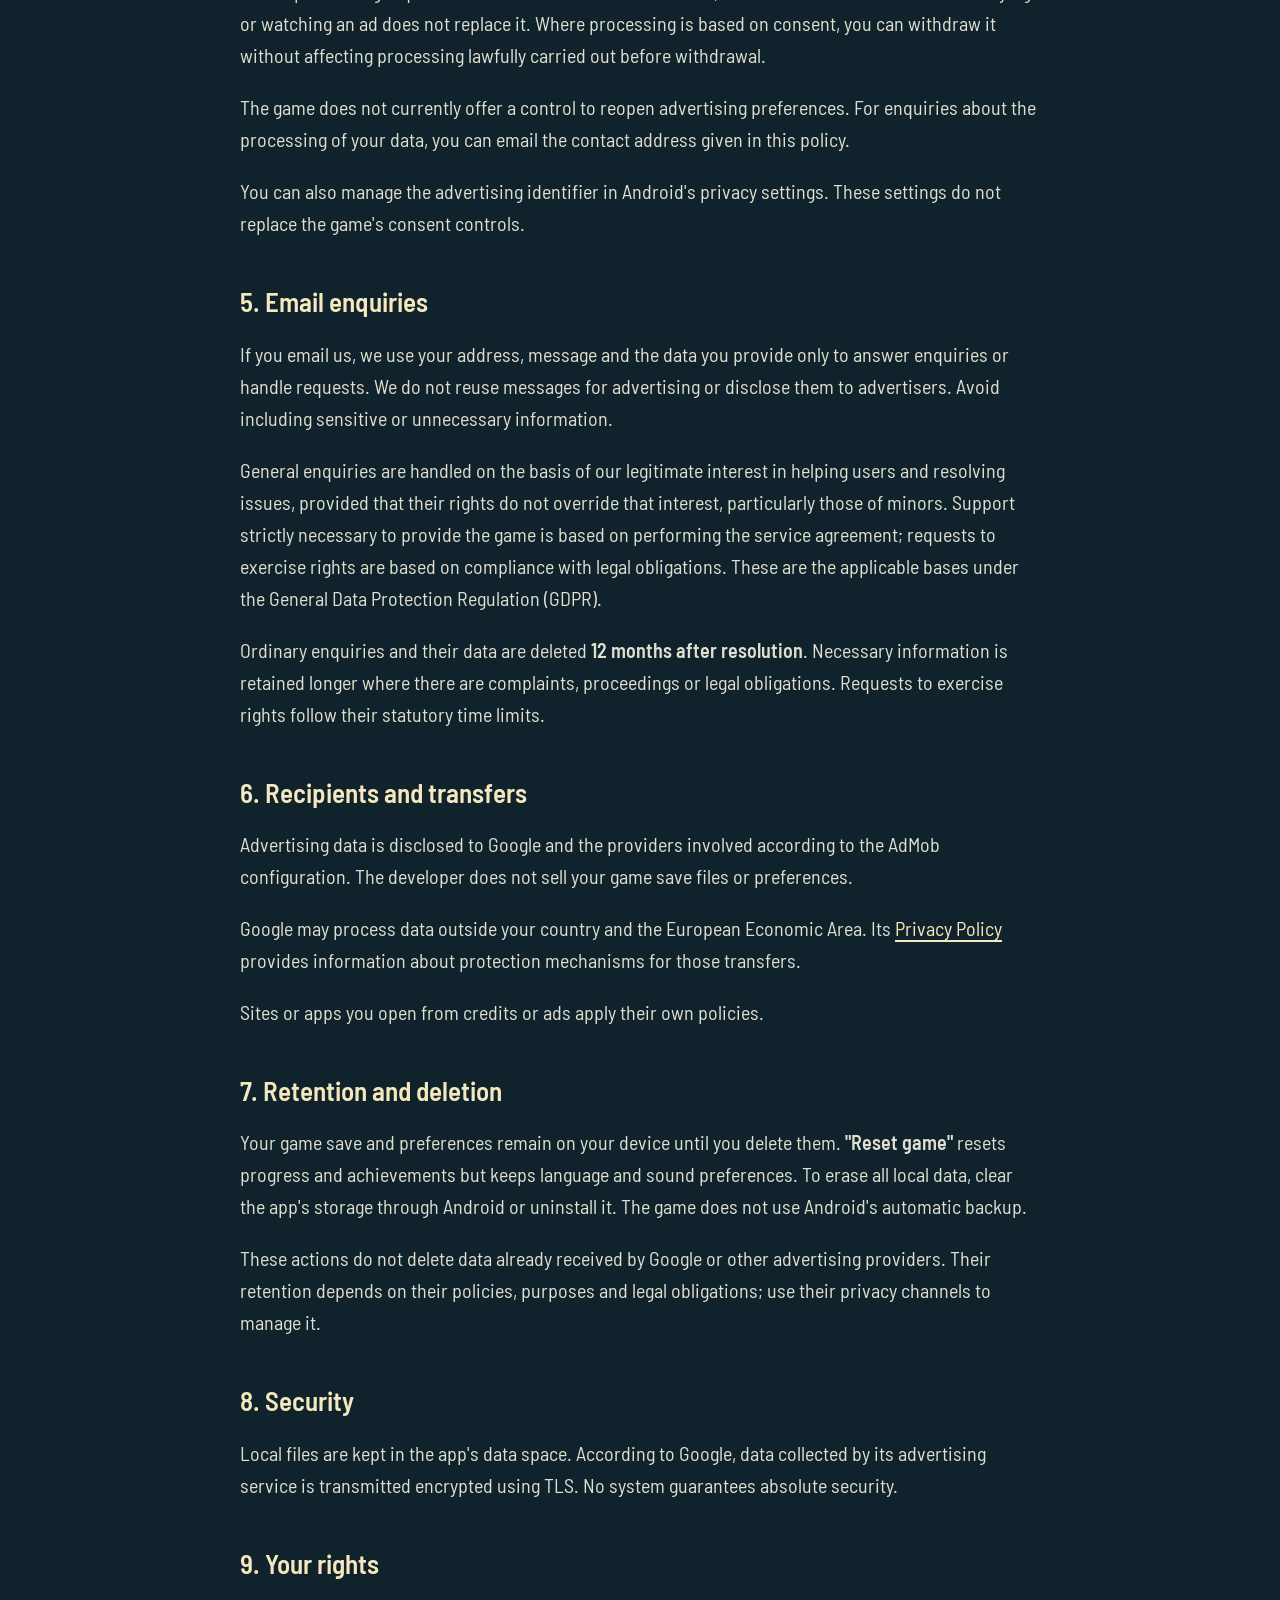
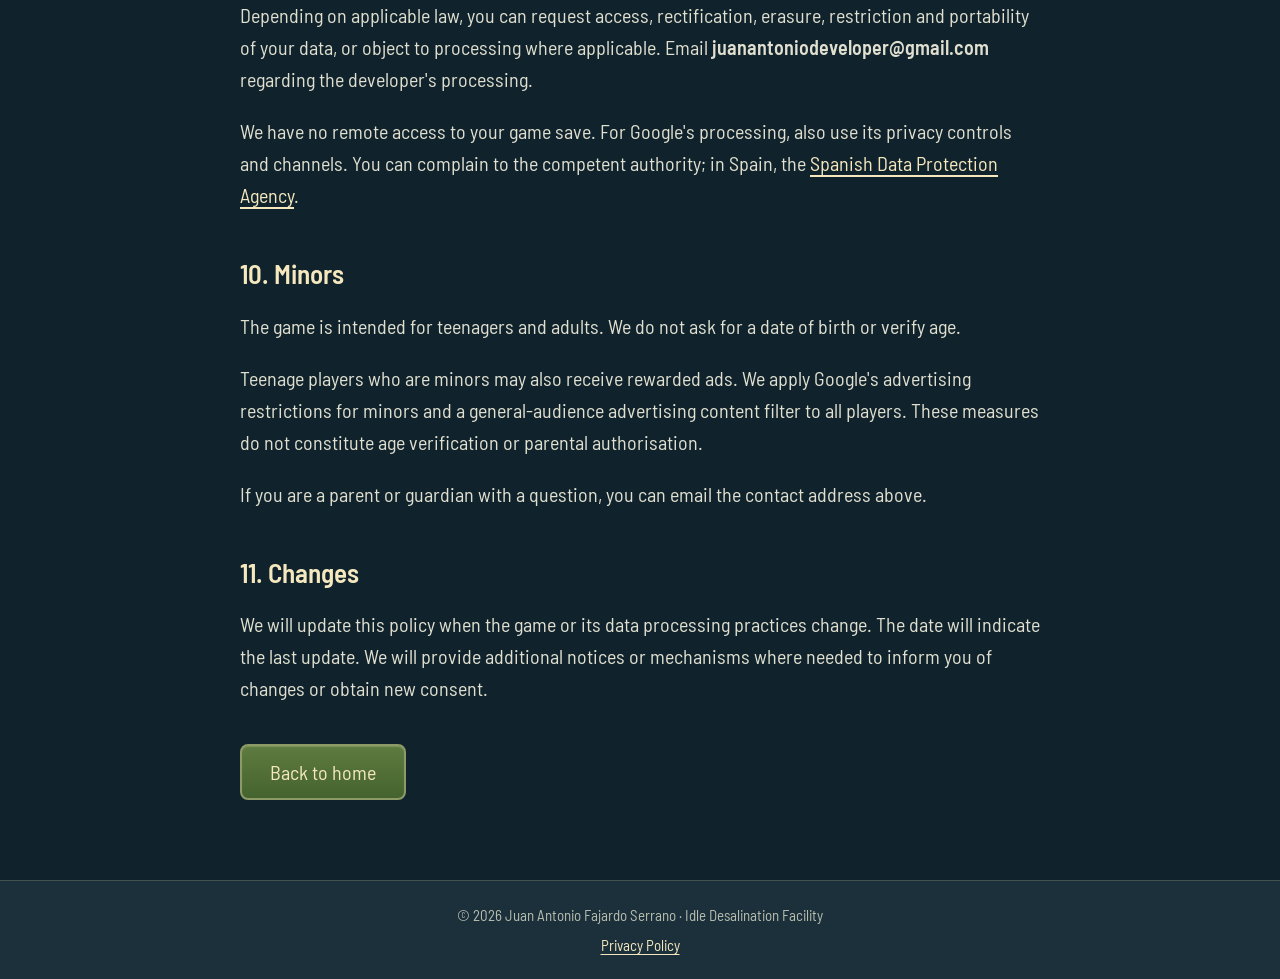
<file: en/privacy/index.html>
<!doctype html>
<html lang="en">
<head>
  <meta charset="utf-8">
  <meta name="viewport" content="width=device-width, initial-scale=1">
  <meta name="theme-color" content="#172c36">
  <title>Privacy Policy · Idle Desalination Facility</title>
  <link rel="icon" type="image/png" href="../../assets/images/app-icon.png">
  <link rel="stylesheet" href="../../assets/css/styles.css">
  <script src="../../assets/js/site.js" defer></script>
  <link rel="canonical" href="https://jafs6.github.io/idle-desalination-facility/en/privacy/index.html">
  <link rel="alternate" hreflang="en" href="https://jafs6.github.io/idle-desalination-facility/en/privacy/index.html">
  <link rel="alternate" hreflang="es" href="https://jafs6.github.io/idle-desalination-facility/es/privacy/index.html">
  <link rel="alternate" hreflang="x-default" href="https://jafs6.github.io/idle-desalination-facility/en/privacy/index.html">
</head>
<body>
  <a class="skip-link" href="#contenido">Skip to content</a>
  <header class="site-header">
    <nav class="navigation" aria-label="Main navigation">
      <a class="brand" href="../index.html"><img src="../../assets/images/app-icon.png" width="38" height="38" alt=""><span>Idle Desalination Facility</span></a>
      <button class="menu-toggle" type="button" aria-expanded="false" aria-controls="navigation-links" hidden><span aria-hidden="true">☰</span> Menu</button>
      <div class="nav-links" id="navigation-links">
        <a href="../index.html#capturas">Screenshots</a>
        <a href="../index.html#descarga">Download</a>
        <a href="../changelog/index.html">What's New</a>
        <a href="index.html" aria-current="page">Privacy</a>
        <a href="../index.html#contacto">Contact</a>
        <div class="language-switch" role="group" aria-label="Language">
          <a data-language-switch href="index.html" lang="en" hreflang="en" aria-current="true">English</a>
          <a data-language-switch href="../../es/privacy/index.html" lang="es" hreflang="es">Español</a>
        </div>
      </div>
    </nav>
  </header>
  <main class="content-width document" id="contenido">
    <article class="privacy-policy">
<h1>Privacy Policy for Idle Desalination Facility</h1>
<p>Last updated: November 10, 2026.</p>
<p>This policy explains how your data is processed when you use <strong>Idle Desalination Facility</strong>, an incremental management game for Android.</p>
<h2 id="privacy-section-1">1. Controller and contact</h2>
<p>The controller is <strong>Juan Antonio Fajardo Serrano</strong>, the game's developer. For privacy enquiries or requests about your data, email <strong>juanantoniodeveloper@gmail.com</strong>.</p>
<h2 id="privacy-section-2">2. Game saves and preferences</h2>
<p>You can play without creating an account or providing contact details. The game stores your progress, achievements, temporary boosts, and language and sound preferences on your device. It also saves the game time to calculate progress while you are away and checks the system language on first launch.</p>
<p>These files are not sent to the developer's servers or synchronised in the cloud. Where they contain personal data, it is used only as necessary to provide the game and retain your chosen preferences, on the basis of performing that service agreement. This basis does not cover advertising.</p>
<h2 id="privacy-section-3">3. Advertising and Google services</h2>
<p>The game uses <strong>Google AdMob</strong> to offer ads you can choose to watch in exchange for temporary benefits.</p>
<p>We apply advertising restrictions for minors to all players without asking their age. We do not request personalised ads. This does not prevent Google and advertising providers from processing data such as IP addresses and the approximate location derived from them, interactions, diagnostics and identifiers permitted under those restrictions. This data is used to show restricted ads, measure their performance, conduct analytics and prevent fraud. The game does not request precise GPS location.</p>
<p>Ads may be preloaded at startup or after closing an ad, when the privacy status permits requests. Communication with these services may therefore occur before you choose to watch an ad.</p>
<p>We also use Google's privacy service to check that status. With the restrictive configuration applied to everyone, this service does not request player consent.</p>
<p>More information: <a href="https://policies.google.com/privacy?hl=en">Google's Privacy Policy</a> and <a href="https://policies.google.com/technologies/partner-sites?hl=en">use of information in apps that use its services</a>.</p>
<h2 id="privacy-section-4">4. Consent and controls</h2>
<p>Where processing requires consent or another authorisation, it must be obtained beforehand. Playing or watching an ad does not replace it. Where processing is based on consent, you can withdraw it without affecting processing lawfully carried out before withdrawal.</p>
<p>The game does not currently offer a control to reopen advertising preferences. For enquiries about the processing of your data, you can email the contact address given in this policy.</p>
<p>You can also manage the advertising identifier in Android's privacy settings. These settings do not replace the game's consent controls.</p>
<h2 id="privacy-section-5">5. Email enquiries</h2>
<p>If you email us, we use your address, message and the data you provide only to answer enquiries or handle requests. We do not reuse messages for advertising or disclose them to advertisers. Avoid including sensitive or unnecessary information.</p>
<p>General enquiries are handled on the basis of our legitimate interest in helping users and resolving issues, provided that their rights do not override that interest, particularly those of minors. Support strictly necessary to provide the game is based on performing the service agreement; requests to exercise rights are based on compliance with legal obligations. These are the applicable bases under the General Data Protection Regulation (GDPR).</p>
<p>Ordinary enquiries and their data are deleted <strong>12 months after resolution</strong>. Necessary information is retained longer where there are complaints, proceedings or legal obligations. Requests to exercise rights follow their statutory time limits.</p>
<h2 id="privacy-section-6">6. Recipients and transfers</h2>
<p>Advertising data is disclosed to Google and the providers involved according to the AdMob configuration. The developer does not sell your game save files or preferences.</p>
<p>Google may process data outside your country and the European Economic Area. Its <a href="https://policies.google.com/privacy?hl=en">Privacy Policy</a> provides information about protection mechanisms for those transfers.</p>
<p>Sites or apps you open from credits or ads apply their own policies.</p>
<h2 id="privacy-section-7">7. Retention and deletion</h2>
<p>Your game save and preferences remain on your device until you delete them. <strong>"Reset game"</strong> resets progress and achievements but keeps language and sound preferences. To erase all local data, clear the app's storage through Android or uninstall it. The game does not use Android's automatic backup.</p>
<p>These actions do not delete data already received by Google or other advertising providers. Their retention depends on their policies, purposes and legal obligations; use their privacy channels to manage it.</p>
<h2 id="privacy-section-8">8. Security</h2>
<p>Local files are kept in the app's data space. According to Google, data collected by its advertising service is transmitted encrypted using TLS. No system guarantees absolute security.</p>
<h2 id="privacy-section-9">9. Your rights</h2>
<p>Depending on applicable law, you can request access, rectification, erasure, restriction and portability of your data, or object to processing where applicable. Email <strong>juanantoniodeveloper@gmail.com</strong> regarding the developer's processing.</p>
<p>We have no remote access to your game save. For Google's processing, also use its privacy controls and channels. You can complain to the competent authority; in Spain, the <a href="https://www.aepd.es/">Spanish Data Protection Agency</a>.</p>
<h2 id="privacy-section-10">10. Minors</h2>
<p>The game is intended for teenagers and adults. We do not ask for a date of birth or verify age.</p>
<p>Teenage players who are minors may also receive rewarded ads. We apply Google's advertising restrictions for minors and a general-audience advertising content filter to all players. These measures do not constitute age verification or parental authorisation.</p>
<p>If you are a parent or guardian with a question, you can email the contact address above.</p>
<h2 id="privacy-section-11">11. Changes</h2>
<p>We will update this policy when the game or its data processing practices change. The date will indicate the last update. We will provide additional notices or mechanisms where needed to inform you of changes or obtain new consent.</p>
    </article>
    <a class="game-button back-link" href="../index.html">Back to home</a>
  </main>
  <footer class="site-footer">
    <p>© 2026 Juan Antonio Fajardo Serrano <span aria-hidden="true">·</span> Idle Desalination Facility</p>
    <a href="index.html">Privacy Policy</a>
  </footer>
</body>
</html>
</file>
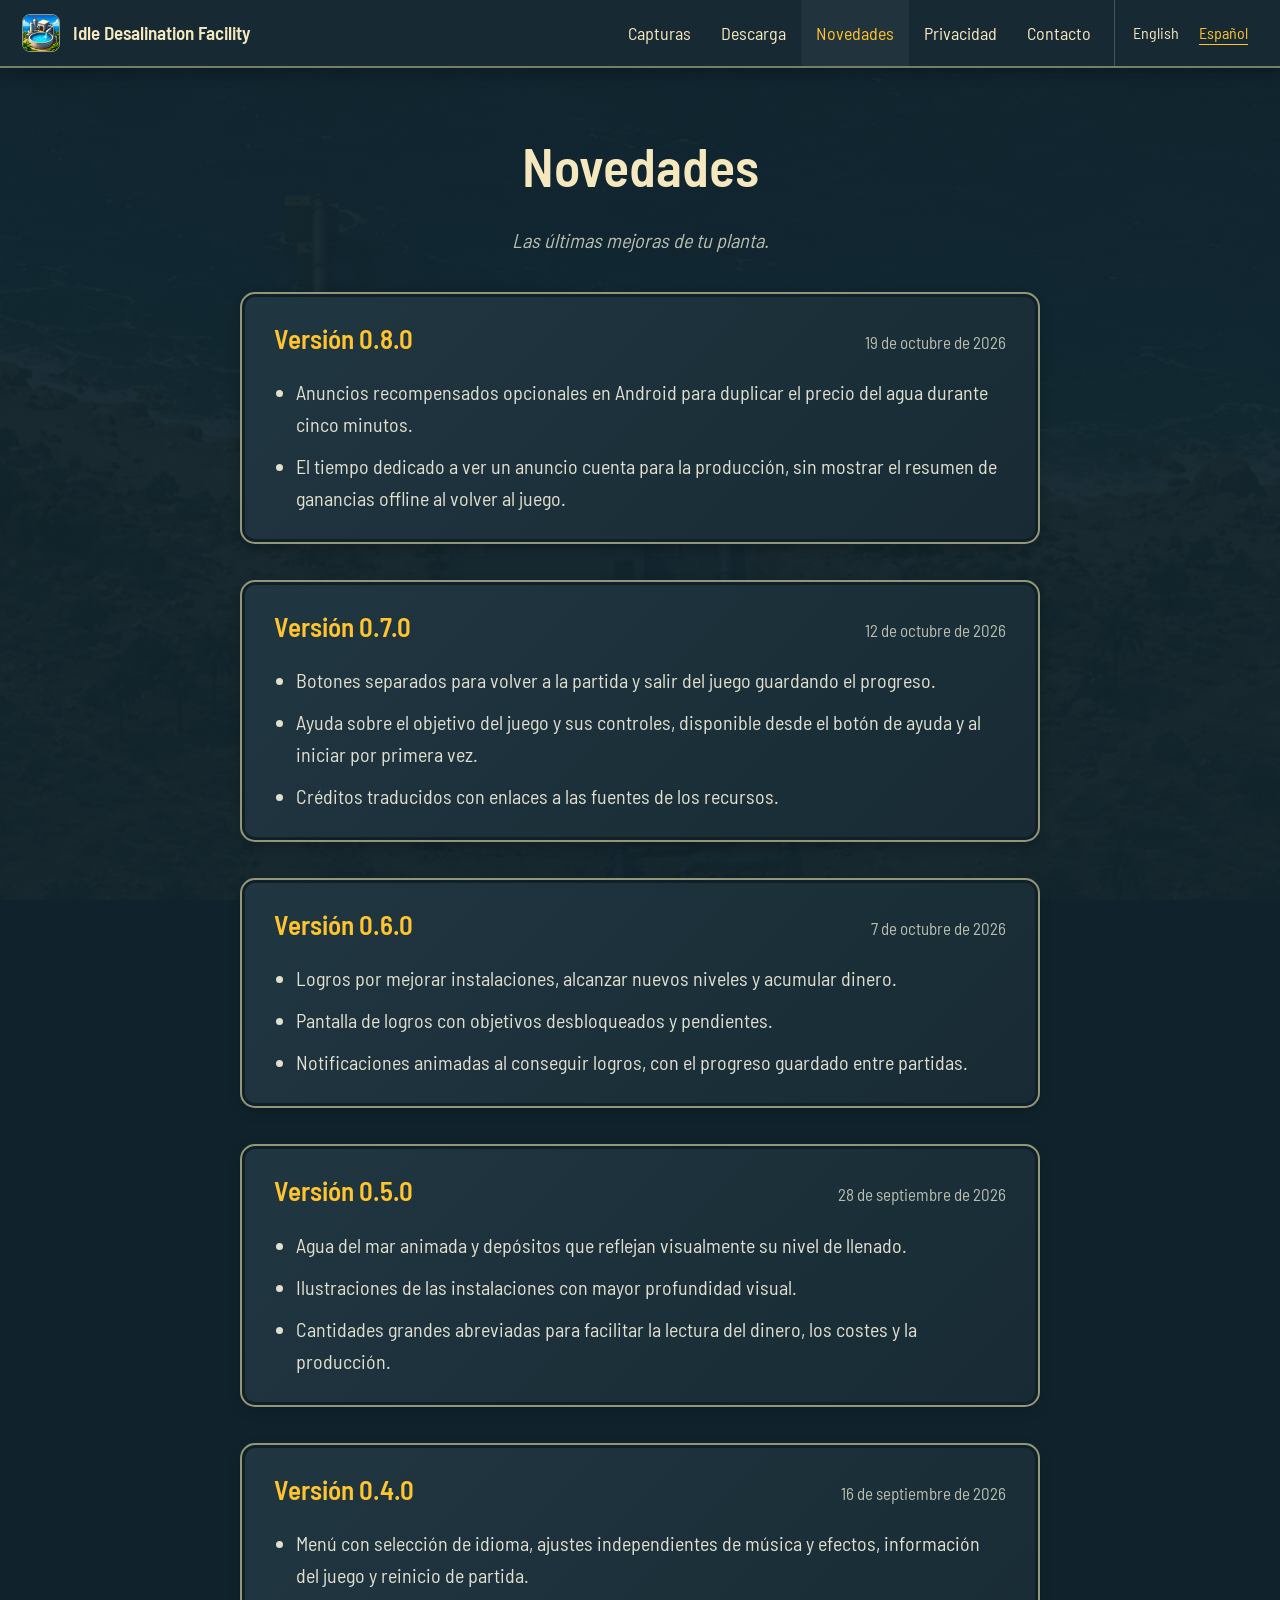
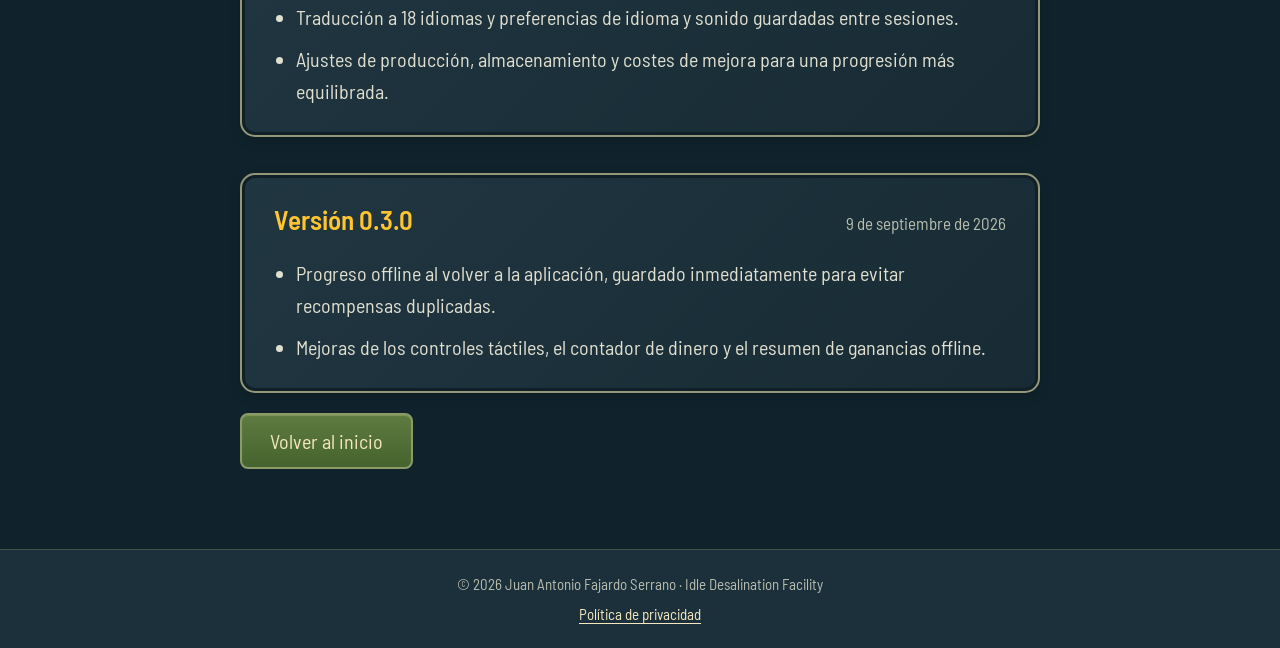
<file: es/changelog/index.html>
<!doctype html>
<html lang="es">
<head>
  <meta charset="utf-8">
  <meta name="viewport" content="width=device-width, initial-scale=1">
  <meta name="theme-color" content="#172c36">
  <meta name="description" content="Consulta las novedades y mejoras de Idle Desalination Facility.">
  <title>Novedades · Idle Desalination Facility</title>
  <link rel="icon" type="image/png" href="../../assets/images/app-icon.png">
  <link rel="stylesheet" href="../../assets/css/styles.css">
  <script src="../../assets/js/site.js" defer></script>
  <link rel="canonical" href="https://jafs6.github.io/idle-desalination-facility/es/changelog/index.html">
  <link rel="alternate" hreflang="en" href="https://jafs6.github.io/idle-desalination-facility/en/changelog/index.html">
  <link rel="alternate" hreflang="es" href="https://jafs6.github.io/idle-desalination-facility/es/changelog/index.html">
  <link rel="alternate" hreflang="x-default" href="https://jafs6.github.io/idle-desalination-facility/en/changelog/index.html">
</head>
<body>
  <a class="skip-link" href="#contenido">Saltar al contenido</a>
  <header class="site-header">
    <nav class="navigation" aria-label="Navegación principal">
      <a class="brand" href="../index.html"><img src="../../assets/images/app-icon.png" width="38" height="38" alt=""><span>Idle Desalination Facility</span></a>
      <button class="menu-toggle" type="button" aria-expanded="false" aria-controls="navigation-links" hidden><span aria-hidden="true">☰</span> Menú</button>
      <div class="nav-links" id="navigation-links">
        <a href="../index.html#capturas">Capturas</a>
        <a href="../index.html#descarga">Descarga</a>
        <a href="index.html" aria-current="page">Novedades</a>
        <a href="../privacy/index.html">Privacidad</a>
        <a href="../index.html#contacto">Contacto</a>
        <div class="language-switch" role="group" aria-label="Idioma">
          <a data-language-switch href="../../en/changelog/index.html" lang="en" hreflang="en">English</a>
          <a data-language-switch href="index.html" lang="es" hreflang="es" aria-current="true">Español</a>
        </div>
      </div>
    </nav>
  </header>
  <main class="content-width document" id="contenido">
    <h1>Novedades</h1>
    <p class="tagline">Las últimas mejoras de tu planta.</p>
    <article class="release game-panel" aria-labelledby="version-080">
      <header class="release-heading"><h2 id="version-080">Versión 0.8.0</h2><time datetime="2026-10-19">19 de octubre de 2026</time></header>
      <ul>
        <li>Anuncios recompensados opcionales en Android para duplicar el precio del agua durante cinco minutos.</li>
        <li>El tiempo dedicado a ver un anuncio cuenta para la producción, sin mostrar el resumen de ganancias offline al volver al juego.</li>
      </ul>
    </article>
    <article class="release game-panel" aria-labelledby="version-070">
      <header class="release-heading"><h2 id="version-070">Versión 0.7.0</h2><time datetime="2026-10-12">12 de octubre de 2026</time></header>
      <ul>
        <li>Botones separados para volver a la partida y salir del juego guardando el progreso.</li>
        <li>Ayuda sobre el objetivo del juego y sus controles, disponible desde el botón de ayuda y al iniciar por primera vez.</li>
        <li>Créditos traducidos con enlaces a las fuentes de los recursos.</li>
      </ul>
    </article>
    <article class="release game-panel" aria-labelledby="version-060">
      <header class="release-heading"><h2 id="version-060">Versión 0.6.0</h2><time datetime="2026-10-07">7 de octubre de 2026</time></header>
      <ul>
        <li>Logros por mejorar instalaciones, alcanzar nuevos niveles y acumular dinero.</li>
        <li>Pantalla de logros con objetivos desbloqueados y pendientes.</li>
        <li>Notificaciones animadas al conseguir logros, con el progreso guardado entre partidas.</li>
      </ul>
    </article>
    <article class="release game-panel" aria-labelledby="version-050">
      <header class="release-heading"><h2 id="version-050">Versión 0.5.0</h2><time datetime="2026-09-28">28 de septiembre de 2026</time></header>
      <ul>
        <li>Agua del mar animada y depósitos que reflejan visualmente su nivel de llenado.</li>
        <li>Ilustraciones de las instalaciones con mayor profundidad visual.</li>
        <li>Cantidades grandes abreviadas para facilitar la lectura del dinero, los costes y la producción.</li>
      </ul>
    </article>
    <article class="release game-panel" aria-labelledby="version-040">
      <header class="release-heading"><h2 id="version-040">Versión 0.4.0</h2><time datetime="2026-09-16">16 de septiembre de 2026</time></header>
      <ul>
        <li>Menú con selección de idioma, ajustes independientes de música y efectos, información del juego y reinicio de partida.</li>
        <li>Traducción a 18 idiomas y preferencias de idioma y sonido guardadas entre sesiones.</li>
        <li>Ajustes de producción, almacenamiento y costes de mejora para una progresión más equilibrada.</li>
      </ul>
    </article>
    <article class="release game-panel" aria-labelledby="version-030">
      <header class="release-heading"><h2 id="version-030">Versión 0.3.0</h2><time datetime="2026-09-09">9 de septiembre de 2026</time></header>
      <ul>
        <li>Progreso offline al volver a la aplicación, guardado inmediatamente para evitar recompensas duplicadas.</li>
        <li>Mejoras de los controles táctiles, el contador de dinero y el resumen de ganancias offline.</li>
      </ul>
    </article>    <a class="game-button back-link" href="../index.html">Volver al inicio</a>
  </main>
  <footer class="site-footer">
    <p>© 2026 Juan Antonio Fajardo Serrano <span aria-hidden="true">·</span> Idle Desalination Facility</p>
    <a href="../privacy/index.html">Política de privacidad</a>
  </footer>
</body>
</html>
</file>
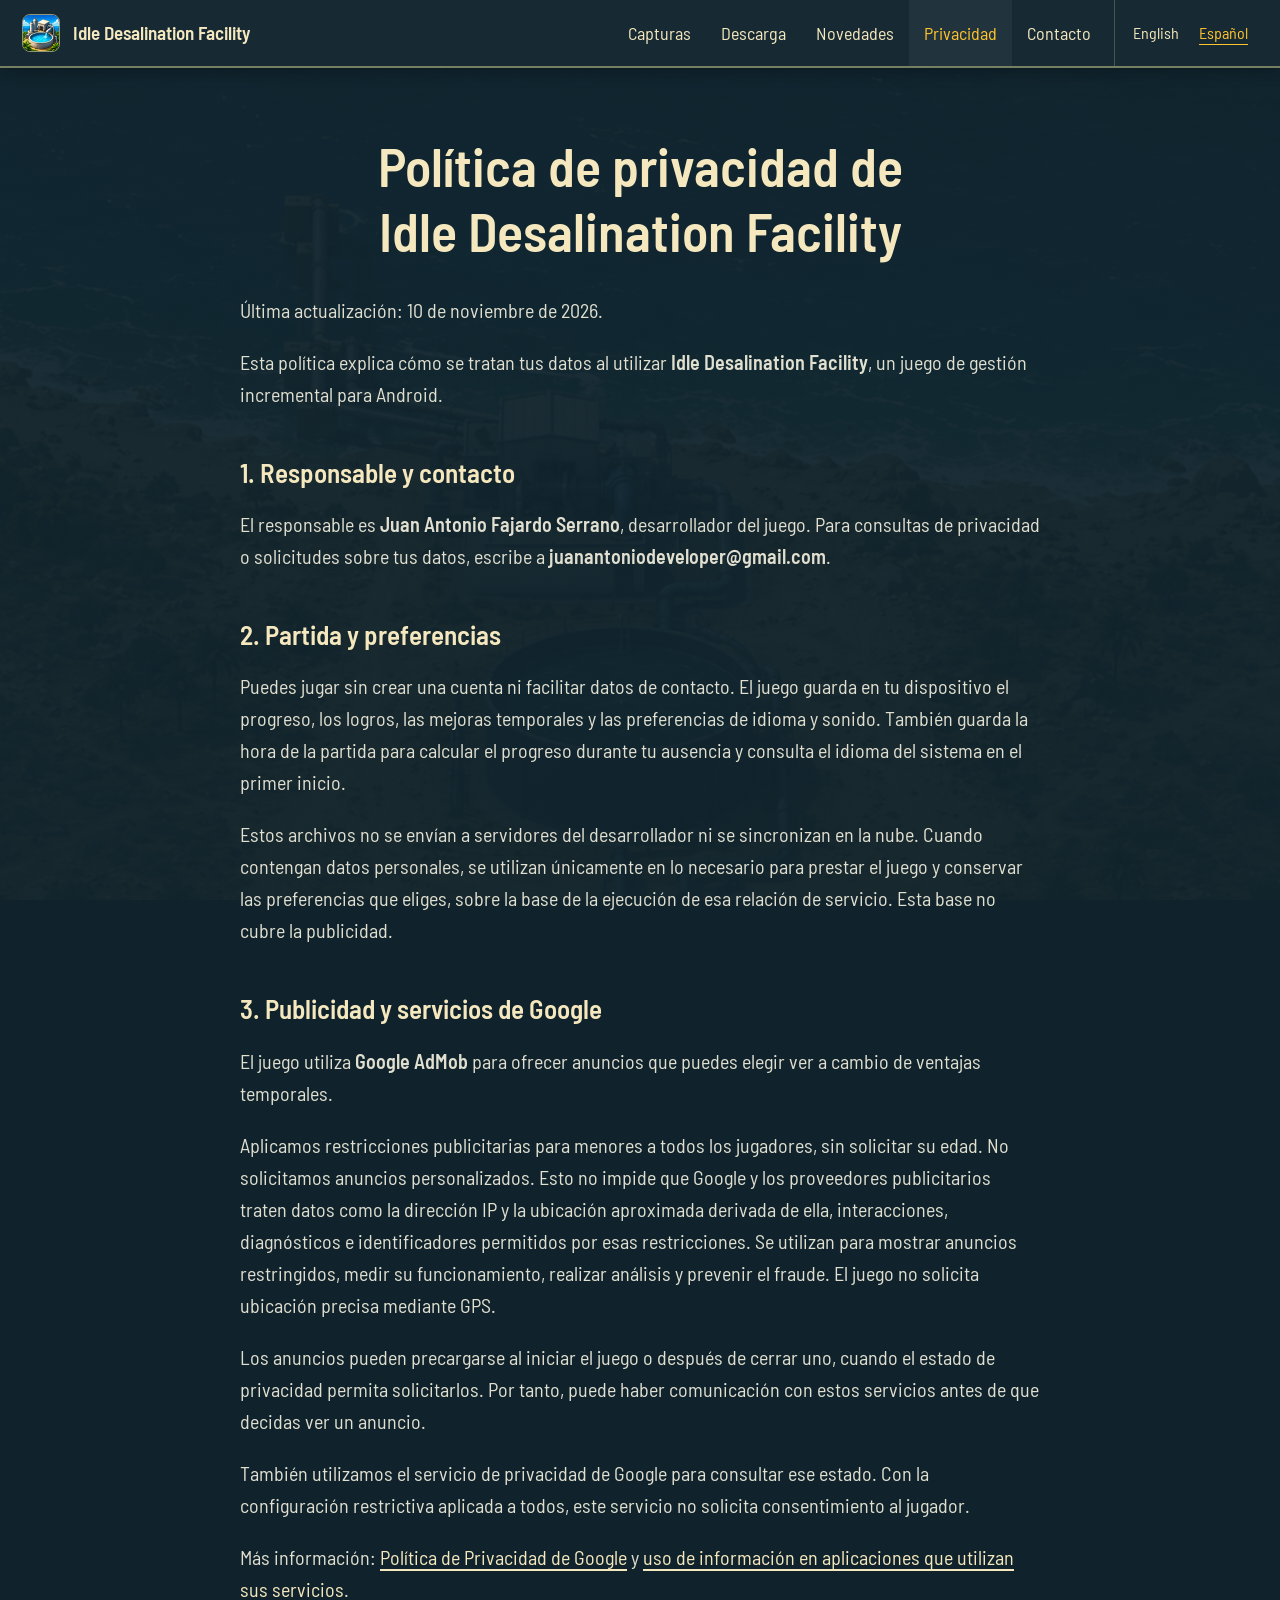
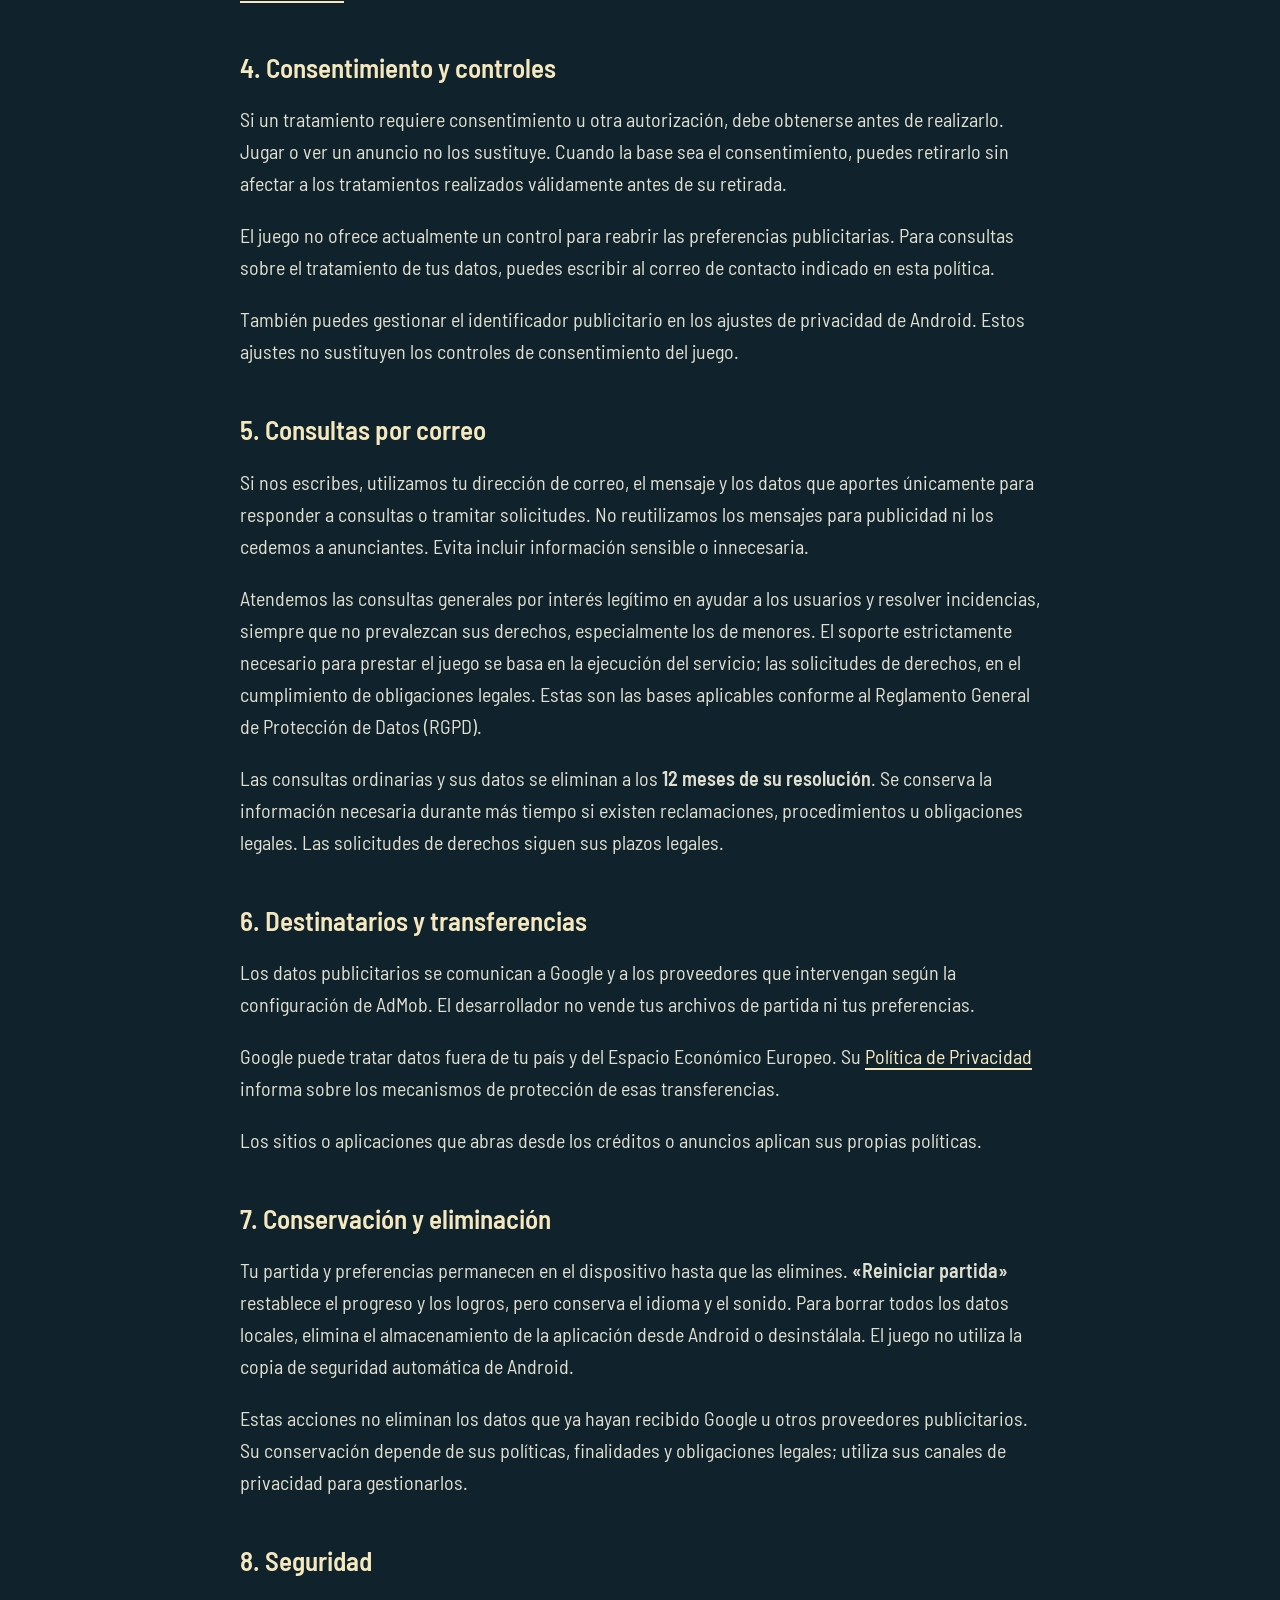
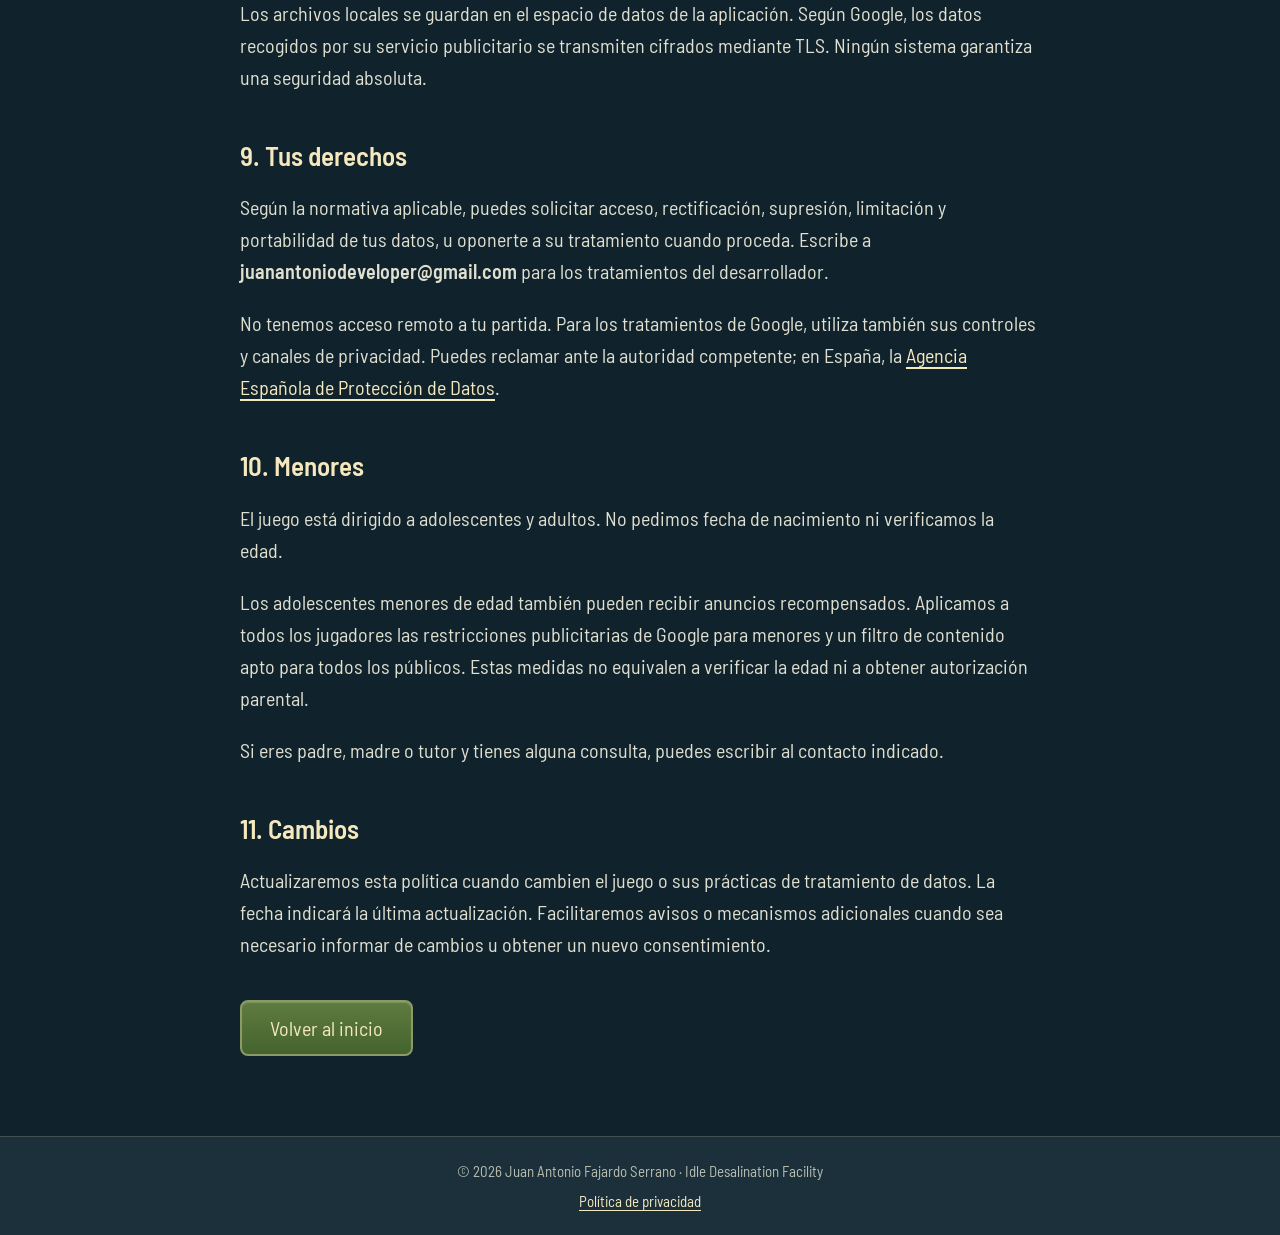
<file: es/privacy/index.html>
<!doctype html>
<html lang="es">
<head>
  <meta charset="utf-8">
  <meta name="viewport" content="width=device-width, initial-scale=1">
  <meta name="theme-color" content="#172c36">
  <title>Política de privacidad · Idle Desalination Facility</title>
  <link rel="icon" type="image/png" href="../../assets/images/app-icon.png">
  <link rel="stylesheet" href="../../assets/css/styles.css">
  <script src="../../assets/js/site.js" defer></script>
  <link rel="canonical" href="https://jafs6.github.io/idle-desalination-facility/es/privacy/index.html">
  <link rel="alternate" hreflang="en" href="https://jafs6.github.io/idle-desalination-facility/en/privacy/index.html">
  <link rel="alternate" hreflang="es" href="https://jafs6.github.io/idle-desalination-facility/es/privacy/index.html">
  <link rel="alternate" hreflang="x-default" href="https://jafs6.github.io/idle-desalination-facility/en/privacy/index.html">
</head>
<body>
  <a class="skip-link" href="#contenido">Saltar al contenido</a>
  <header class="site-header">
    <nav class="navigation" aria-label="Navegación principal">
      <a class="brand" href="../index.html"><img src="../../assets/images/app-icon.png" width="38" height="38" alt=""><span>Idle Desalination Facility</span></a>
      <button class="menu-toggle" type="button" aria-expanded="false" aria-controls="navigation-links" hidden><span aria-hidden="true">☰</span> Menú</button>
      <div class="nav-links" id="navigation-links">
        <a href="../index.html#capturas">Capturas</a>
        <a href="../index.html#descarga">Descarga</a>
        <a href="../changelog/index.html">Novedades</a>
        <a href="index.html" aria-current="page">Privacidad</a>
        <a href="../index.html#contacto">Contacto</a>
        <div class="language-switch" role="group" aria-label="Idioma">
          <a data-language-switch href="../../en/privacy/index.html" lang="en" hreflang="en">English</a>
          <a data-language-switch href="index.html" lang="es" hreflang="es" aria-current="true">Español</a>
        </div>
      </div>
    </nav>
  </header>
  <main class="content-width document" id="contenido">
    <article class="privacy-policy">
<h1>Política de privacidad de Idle Desalination Facility</h1>
<p>Última actualización: 10 de noviembre de 2026.</p>
<p>Esta política explica cómo se tratan tus datos al utilizar <strong>Idle Desalination Facility</strong>, un juego de gestión incremental para Android.</p>
<h2 id="privacy-section-1">1. Responsable y contacto</h2>
<p>El responsable es <strong>Juan Antonio Fajardo Serrano</strong>, desarrollador del juego. Para consultas de privacidad o solicitudes sobre tus datos, escribe a <strong>juanantoniodeveloper@gmail.com</strong>.</p>
<h2 id="privacy-section-2">2. Partida y preferencias</h2>
<p>Puedes jugar sin crear una cuenta ni facilitar datos de contacto. El juego guarda en tu dispositivo el progreso, los logros, las mejoras temporales y las preferencias de idioma y sonido. También guarda la hora de la partida para calcular el progreso durante tu ausencia y consulta el idioma del sistema en el primer inicio.</p>
<p>Estos archivos no se envían a servidores del desarrollador ni se sincronizan en la nube. Cuando contengan datos personales, se utilizan únicamente en lo necesario para prestar el juego y conservar las preferencias que eliges, sobre la base de la ejecución de esa relación de servicio. Esta base no cubre la publicidad.</p>
<h2 id="privacy-section-3">3. Publicidad y servicios de Google</h2>
<p>El juego utiliza <strong>Google AdMob</strong> para ofrecer anuncios que puedes elegir ver a cambio de ventajas temporales.</p>
<p>Aplicamos restricciones publicitarias para menores a todos los jugadores, sin solicitar su edad. No solicitamos anuncios personalizados. Esto no impide que Google y los proveedores publicitarios traten datos como la dirección IP y la ubicación aproximada derivada de ella, interacciones, diagnósticos e identificadores permitidos por esas restricciones. Se utilizan para mostrar anuncios restringidos, medir su funcionamiento, realizar análisis y prevenir el fraude. El juego no solicita ubicación precisa mediante GPS.</p>
<p>Los anuncios pueden precargarse al iniciar el juego o después de cerrar uno, cuando el estado de privacidad permita solicitarlos. Por tanto, puede haber comunicación con estos servicios antes de que decidas ver un anuncio.</p>
<p>También utilizamos el servicio de privacidad de Google para consultar ese estado. Con la configuración restrictiva aplicada a todos, este servicio no solicita consentimiento al jugador.</p>
<p>Más información: <a href="https://policies.google.com/privacy?hl=es">Política de Privacidad de Google</a> y <a href="https://policies.google.com/technologies/partner-sites?hl=es">uso de información en aplicaciones que utilizan sus servicios</a>.</p>
<h2 id="privacy-section-4">4. Consentimiento y controles</h2>
<p>Si un tratamiento requiere consentimiento u otra autorización, debe obtenerse antes de realizarlo. Jugar o ver un anuncio no los sustituye. Cuando la base sea el consentimiento, puedes retirarlo sin afectar a los tratamientos realizados válidamente antes de su retirada.</p>
<p>El juego no ofrece actualmente un control para reabrir las preferencias publicitarias. Para consultas sobre el tratamiento de tus datos, puedes escribir al correo de contacto indicado en esta política.</p>
<p>También puedes gestionar el identificador publicitario en los ajustes de privacidad de Android. Estos ajustes no sustituyen los controles de consentimiento del juego.</p>
<h2 id="privacy-section-5">5. Consultas por correo</h2>
<p>Si nos escribes, utilizamos tu dirección de correo, el mensaje y los datos que aportes únicamente para responder a consultas o tramitar solicitudes. No reutilizamos los mensajes para publicidad ni los cedemos a anunciantes. Evita incluir información sensible o innecesaria.</p>
<p>Atendemos las consultas generales por interés legítimo en ayudar a los usuarios y resolver incidencias, siempre que no prevalezcan sus derechos, especialmente los de menores. El soporte estrictamente necesario para prestar el juego se basa en la ejecución del servicio; las solicitudes de derechos, en el cumplimiento de obligaciones legales. Estas son las bases aplicables conforme al Reglamento General de Protección de Datos (RGPD).</p>
<p>Las consultas ordinarias y sus datos se eliminan a los <strong>12 meses de su resolución</strong>. Se conserva la información necesaria durante más tiempo si existen reclamaciones, procedimientos u obligaciones legales. Las solicitudes de derechos siguen sus plazos legales.</p>
<h2 id="privacy-section-6">6. Destinatarios y transferencias</h2>
<p>Los datos publicitarios se comunican a Google y a los proveedores que intervengan según la configuración de AdMob. El desarrollador no vende tus archivos de partida ni tus preferencias.</p>
<p>Google puede tratar datos fuera de tu país y del Espacio Económico Europeo. Su <a href="https://policies.google.com/privacy?hl=es">Política de Privacidad</a> informa sobre los mecanismos de protección de esas transferencias.</p>
<p>Los sitios o aplicaciones que abras desde los créditos o anuncios aplican sus propias políticas.</p>
<h2 id="privacy-section-7">7. Conservación y eliminación</h2>
<p>Tu partida y preferencias permanecen en el dispositivo hasta que las elimines. <strong>«Reiniciar partida»</strong> restablece el progreso y los logros, pero conserva el idioma y el sonido. Para borrar todos los datos locales, elimina el almacenamiento de la aplicación desde Android o desinstálala. El juego no utiliza la copia de seguridad automática de Android.</p>
<p>Estas acciones no eliminan los datos que ya hayan recibido Google u otros proveedores publicitarios. Su conservación depende de sus políticas, finalidades y obligaciones legales; utiliza sus canales de privacidad para gestionarlos.</p>
<h2 id="privacy-section-8">8. Seguridad</h2>
<p>Los archivos locales se guardan en el espacio de datos de la aplicación. Según Google, los datos recogidos por su servicio publicitario se transmiten cifrados mediante TLS. Ningún sistema garantiza una seguridad absoluta.</p>
<h2 id="privacy-section-9">9. Tus derechos</h2>
<p>Según la normativa aplicable, puedes solicitar acceso, rectificación, supresión, limitación y portabilidad de tus datos, u oponerte a su tratamiento cuando proceda. Escribe a <strong>juanantoniodeveloper@gmail.com</strong> para los tratamientos del desarrollador.</p>
<p>No tenemos acceso remoto a tu partida. Para los tratamientos de Google, utiliza también sus controles y canales de privacidad. Puedes reclamar ante la autoridad competente; en España, la <a href="https://www.aepd.es/">Agencia Española de Protección de Datos</a>.</p>
<h2 id="privacy-section-10">10. Menores</h2>
<p>El juego está dirigido a adolescentes y adultos. No pedimos fecha de nacimiento ni verificamos la edad.</p>
<p>Los adolescentes menores de edad también pueden recibir anuncios recompensados. Aplicamos a todos los jugadores las restricciones publicitarias de Google para menores y un filtro de contenido apto para todos los públicos. Estas medidas no equivalen a verificar la edad ni a obtener autorización parental.</p>
<p>Si eres padre, madre o tutor y tienes alguna consulta, puedes escribir al contacto indicado.</p>
<h2 id="privacy-section-11">11. Cambios</h2>
<p>Actualizaremos esta política cuando cambien el juego o sus prácticas de tratamiento de datos. La fecha indicará la última actualización. Facilitaremos avisos o mecanismos adicionales cuando sea necesario informar de cambios u obtener un nuevo consentimiento.</p>
    </article>
    <a class="game-button back-link" href="../index.html">Volver al inicio</a>
  </main>
  <footer class="site-footer">
    <p>© 2026 Juan Antonio Fajardo Serrano <span aria-hidden="true">·</span> Idle Desalination Facility</p>
    <a href="index.html">Política de privacidad</a>
  </footer>
</body>
</html>
</file>
<file: assets/css/styles.css>
@font-face {
  font-family: "Barlow Semi Condensed";
  src: url("../fonts/BarlowSemiCondensed-Regular.ttf") format("truetype");
  font-style: normal; font-weight: 400; font-display: swap;
}
@font-face {
  font-family: "Barlow Semi Condensed";
  src: url("../fonts/BarlowSemiCondensed-SemiBold.ttf") format("truetype");
  font-style: normal; font-weight: 600 800; font-display: swap;
}
:root {
  color-scheme: dark;
  --background: #10232c;
  --panel: #1b303b;
  --cream: #f5e8be;
  --text: #e0dfd0;
  --muted: #b8bdaf;
  --metal: #939777;
  --green: #4e7036;
  --gold: #ffc42e;
  font-family: "Barlow Semi Condensed", "Arial Narrow", sans-serif;
  font-size: 20px;
  line-height: 1.6;
  color: var(--text);
  background: var(--background);
}
* { box-sizing: border-box; }
[hidden] { display: none !important; }
html { scroll-padding-top: 5rem; scroll-behavior: smooth; }
body { margin: 0; min-height: 100vh; display: flex; flex-direction: column; }
body::before {
  content: ""; position: fixed; inset: 0; z-index: -1; pointer-events: none;
  background: linear-gradient(#10232cf0, #10232cf5), url("../images/coast.png") center top / cover;
}
main { flex: 1; }
a { color: var(--cream); text-underline-offset: .2em; }
a:hover { color: #fff4d5; }
button { font: inherit; cursor: pointer; }
a:focus-visible, button:focus-visible, [tabindex]:focus-visible {
  outline: 3px solid var(--gold); outline-offset: 5px;
}
.content-width { width: min(100% - 2.5rem, 800px); margin-inline: auto; }
.skip-link { position: fixed; top: -5rem; left: 1rem; padding: .6rem 1rem; background: var(--panel); z-index: 20; }
.skip-link:focus { top: .5rem; }
.site-header {
  position: sticky; top: 0; z-index: 10; background: #182b34f7;
  border-bottom: 2px solid #777f62; box-shadow: 0 3px 15px #0005;
}
.navigation { max-width: 1320px; margin-inline: auto; min-height: 66px; display: flex; flex-wrap: wrap; align-items: center; padding: 0 1.1rem; gap: 0 1rem; }
.brand { display: inline-flex; align-items: center; gap: .65rem; font-weight: 600; font-size: .95rem; text-decoration: none; white-space: nowrap; }
.brand img { border-radius: 8px; border: 1px solid var(--metal); }
.nav-links { display: flex; margin-left: auto; align-self: stretch; }
.nav-links a { display: flex; align-items: center; padding: .85rem .75rem; font-size: .9rem; text-decoration: none; }
.nav-links a:hover, .nav-links a[aria-current="page"] { background: #ffffff0b; color: var(--gold); }
.menu-toggle { display: none; margin-left: auto; color: var(--cream); background: none; border: 1px solid #93977780; border-radius: 5px; padding: .3rem .6rem; }
.introduction { text-align: center; padding-top: 2.8rem; }
.game-icon { border-radius: 23px; box-shadow: 0 5px 20px #0006; border: 2px solid var(--metal); }
h1, h2 { color: var(--cream); font-weight: 600; line-height: 1.2; }
h1 { font-size: clamp(2rem, 5vw, 2.7rem); margin: .8rem 0 .7rem; text-wrap: balance; }
.tagline { font-style: italic; color: var(--muted); margin-top: .4rem; }
.description { text-align: left; margin-top: 1.5rem; }
.description p { margin-block: .7rem; }
.section-title { font-size: 1.3rem; letter-spacing: .18em; text-transform: uppercase; text-align: center; margin: 0 0 1.5rem; }
.screenshots-section { padding-block: 2.2rem 1rem; }
.carousel { max-width: 620px; margin-inline: auto; }
.carousel-track {
  display: flex; overflow-x: auto; scroll-snap-type: x mandatory;
  scrollbar-width: thin; scrollbar-color: var(--metal) transparent;
}
.carousel.enhanced .carousel-track { scrollbar-width: none; }
.carousel.enhanced .carousel-track::-webkit-scrollbar { display: none; }
.slide { flex: 0 0 100%; min-width: 0; scroll-snap-align: center; margin: 0; padding: .5rem 1rem; text-align: center; }
.slide a { display: inline-block; line-height: 0; }
.slide img {
  display: block; width: auto; height: min(66vh, 620px); max-width: 100%; object-fit: contain;
  border: 3px solid var(--metal); border-radius: 13px; background: var(--panel);
  box-shadow: 0 8px 24px #0006, 0 0 0 3px #0c1a22;
}
.slide figcaption { color: var(--cream); margin-top: .85rem; font-size: .95rem; }
.carousel-controls { display: flex; justify-content: center; align-items: center; gap: 1.2rem; margin-top: .7rem; }
.carousel-arrow {
  min-width: 44px; min-height: 44px; border: 2px solid #889963; border-radius: 8px;
  color: var(--cream); background: linear-gradient(#607e43, #43612c);
  box-shadow: inset 0 1px 1px #e0e8ad55, 0 2px 4px #0005;
}
.carousel-arrow:hover { background: #668b47; }
.carousel-arrow:active { transform: translateY(1px); }
.carousel-dots { display: flex; align-items: center; gap: .1rem; }
.carousel-dot { width: 30px; height: 44px; border: 0; padding: 0; background: transparent; display: grid; place-items: center; }
.carousel-dot::before { content: ""; width: 8px; height: 8px; border-radius: 50%; border: 1px solid var(--metal); background: transparent; }
.carousel-dot[aria-current="true"]::before { background: var(--cream); border-color: var(--cream); }
.slide-status { text-align: center; color: var(--muted); font-size: .8rem; margin: .4rem 0 0; }
.centered-section { text-align: center; padding-block: 2.7rem; }
.centered-section p { margin-block: .8rem; }
.store-panel { text-decoration: none; transition: border-color .15s, background-color .15s; display: inline-flex; align-items: center; gap: .8rem; text-align: left; padding: .65rem 1.5rem; margin: .6rem 0; border: 2px solid var(--metal); border-radius: 9px; background: #192d36; box-shadow: inset 0 0 0 2px #0e1c24, 0 4px 12px #0004; }
.store-panel:hover { background: #233d46; border-color: var(--cream); }
.android-icon { width: 40px; height: 40px; color: #b2cb7c; }
.store-label { display: block; font-size: .8rem; line-height: 1.3; color: var(--muted); }
.store-panel strong { display: block; color: var(--cream); font-size: 1.6rem; font-weight: 600; line-height: 1.3; }
.small { font-size: .85rem; }
.muted { color: var(--muted); }
.contact-section { padding-top: 1.5rem; padding-bottom: 3.5rem; }
.contact-link { display: inline-flex; align-items: center; justify-content: center; margin-top: .6rem; padding: .5rem; border-radius: 8px; }
.contact-link svg { width: 44px; height: 44px; }
.site-footer { padding: 1.1rem 1rem; text-align: center; font-size: .75rem; background: #1b303b; border-top: 1px solid #93977755; color: var(--muted); }
.site-footer p { margin: 0 0 .3rem; }
.document { padding-block: 2.5rem 4rem; }
.document > h1, .document > .tagline { text-align: center; }
.document > h1 { margin-bottom: 1.25rem; }
.game-panel { background: linear-gradient(135deg, #203640, #182b35); border: 2px solid var(--metal); border-radius: 15px; box-shadow: inset 0 0 0 3px #0f2029, 0 4px 12px #0003; padding: 1.4rem 1.6rem; }
.notice { margin-block: 2rem; }
.notice h2 { font-size: 1.3rem; margin-top: 0; }
.notice p:last-child { margin-bottom: 0; }
.document a:not(.game-button) { overflow-wrap: anywhere; }
.game-button { display: inline-block; padding: .5rem 1.4rem; color: var(--cream); background: linear-gradient(#5e7b40, #45632e); border: 2px solid #8b9a66; border-radius: 8px; text-decoration: none; box-shadow: inset 0 1px 1px #d9e6a644; }
.game-button:hover { background: #668b47; }
.back-link { margin-top: 1rem; }
.release { margin-top: 1.8rem; }
.release-heading { display: flex; flex-wrap: wrap; align-items: baseline; justify-content: space-between; gap: .3rem 1rem; }
.release-heading h2 { margin: 0; font-size: 1.35rem; color: var(--gold); }
.release-heading time { color: var(--muted); font-size: .85rem; }
.release ul { padding-left: 1.1rem; margin-bottom: 0; }
.release li + li { margin-top: .5rem; }
@media (max-width: 900px) {
  .navigation { gap: .3rem; padding: .6rem .8rem; }
  .nav-links { width: 100%; margin-left: 0; justify-content: center; }
  .nav-links a { padding: .5rem .7rem; }
  .navigation.enhanced .menu-toggle { display: inline-block; }
  .navigation.enhanced .nav-links { display: none; flex-direction: column; align-items: stretch; }
  .navigation.enhanced.is-open .nav-links { display: flex; }
  .navigation.enhanced .nav-links a { padding: .65rem .8rem; }
}
@media (max-width: 480px) {
  :root { font-size: 18px; }
  .brand { gap: .45rem; font-size: .85rem; }
  .brand img { width: 30px; height: 30px; }
  .menu-toggle { font-size: .85rem; }
  .content-width { width: calc(100% - 2rem); }
  .introduction { padding-top: 2rem; }
  .game-icon { width: 88px; height: 88px; border-radius: 18px; }
  .slide { padding-inline: .5rem; }
  .slide img { height: min(65vh, 540px); }
  .game-panel { padding: 1.2rem; }
}
@media (prefers-reduced-motion: reduce) {
  html { scroll-behavior: auto; }
}
/* Shared language selector on all localized pages. */
.language-switch { display: flex; align-items: center; margin-left: .4rem; border-left: 1px solid #93977766; padding-left: .4rem; }
.nav-links .language-switch a { font-size: .8rem; padding-inline: .5rem; }
.nav-links .language-switch a[aria-current="true"] { color: var(--gold); text-decoration: underline; text-underline-offset: .3em; }
@media (max-width: 900px) {
  .language-switch { justify-content: center; }
  .navigation.enhanced .language-switch { margin: .4rem 0 0; padding: .4rem 0 0; border-left: 0; border-top: 1px solid #93977766; justify-content: flex-start; }
}
/* Long-form privacy policy, shared by both languages. */
.privacy-policy h1 { text-align: center; margin-bottom: 1.5rem; }
.privacy-policy h2 { font-size: 1.35rem; margin: 2.3rem 0 .8rem; scroll-margin-top: 5rem; }
.privacy-policy p { overflow-wrap: anywhere; }
.privacy-policy blockquote { margin-inline: 0; }
.privacy-policy .policy-pending { padding: 1rem 1.2rem; border-left: 3px solid var(--gold); background: #ffc42e0c; color: var(--cream); border-radius: 0 8px 8px 0; }
</file>
